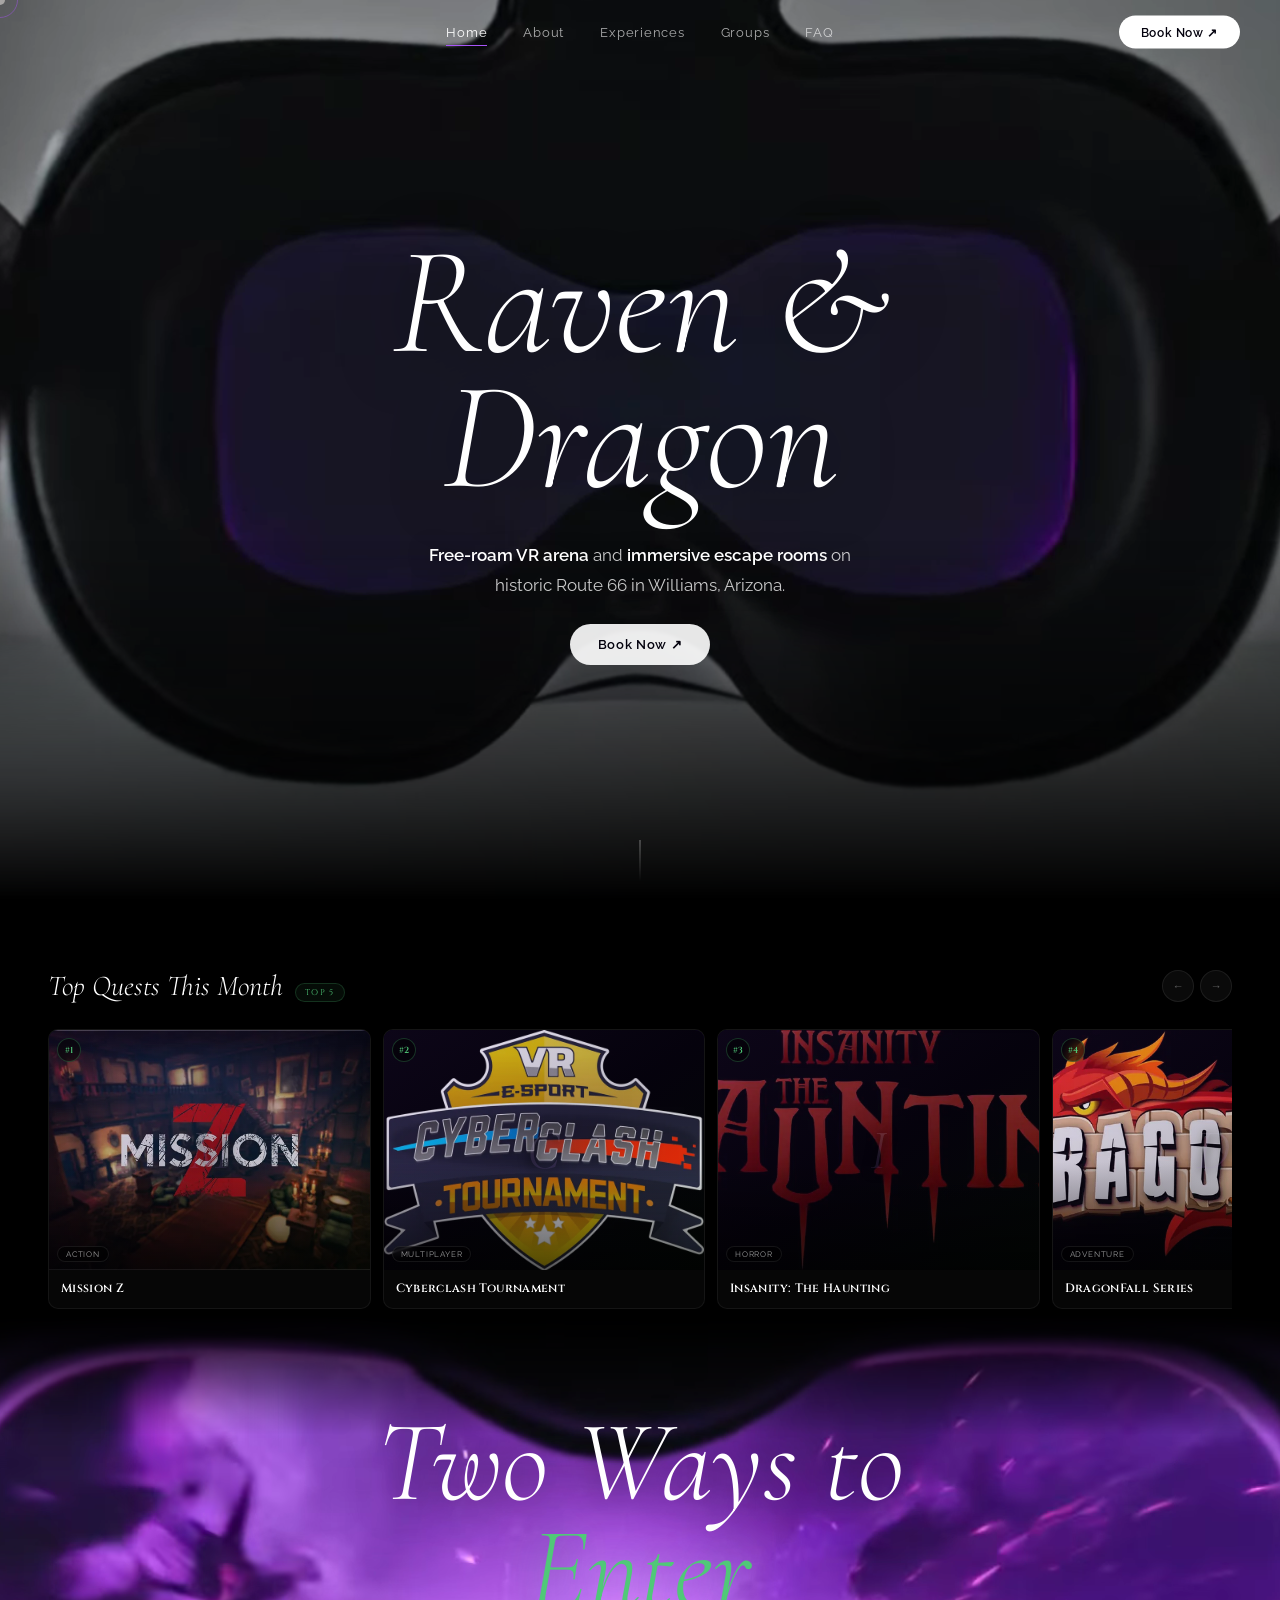
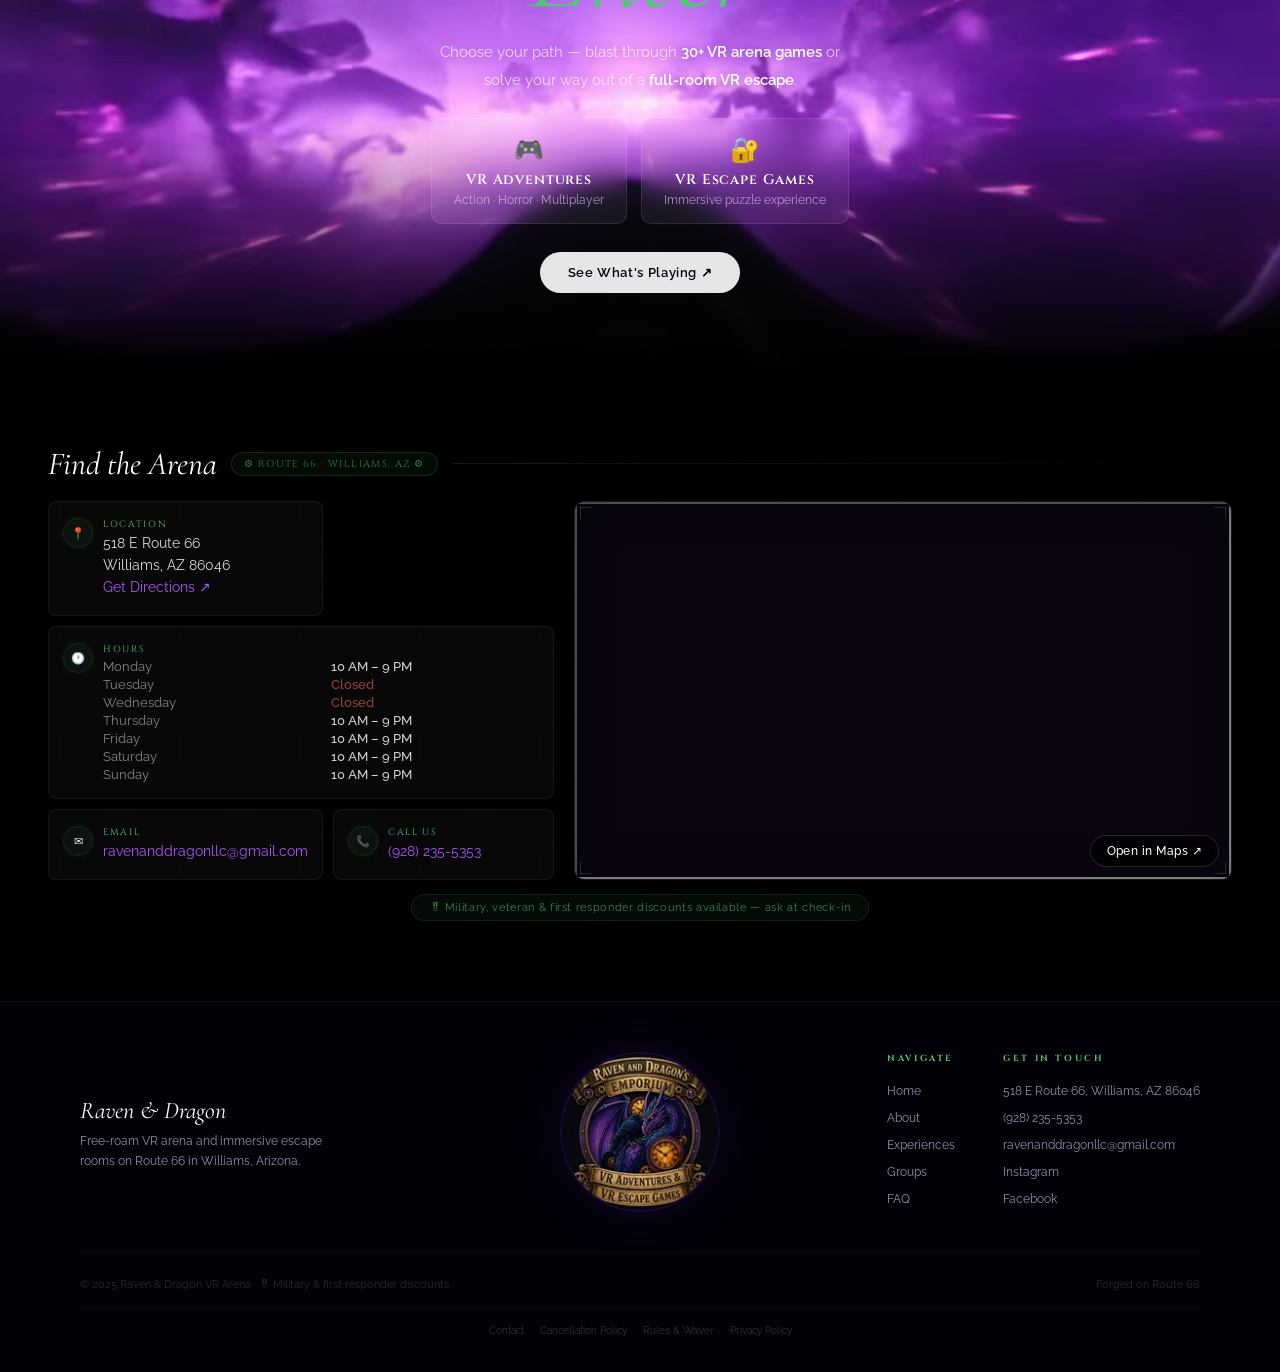
<file: index.html>
<!DOCTYPE html>
<html lang="en">
<head>
<meta charset="UTF-8">
<meta name="viewport" content="width=device-width, initial-scale=1.0">
<meta http-equiv="X-Content-Type-Options" content="nosniff">
<meta http-equiv="X-Frame-Options" content="SAMEORIGIN">
<meta name="referrer" content="strict-origin-when-cross-origin">
<title>Raven & Dragon — VR Arena & Escape Rooms on Route 66</title>
<link rel="preload" href="hero-bg-poster.jpg" as="image" fetchpriority="high">
<link rel="preconnect" href="https://fonts.googleapis.com">
<link rel="preconnect" href="https://fonts.gstatic.com" crossorigin>
<link rel="stylesheet" href="https://fonts.googleapis.com/css2?family=Cormorant+Garamond:ital,wght@0,300;0,400;0,600;1,300;1,400;1,600&family=Raleway:wght@300;400;500;600&family=Cinzel:wght@400;600&display=swap">
<link rel="stylesheet" href="styles.css">
<style>
/* ── HERO ── */
#hero{position:relative;width:100vw;height:100vh;overflow:hidden;display:flex;align-items:center;justify-content:center;}
.hero-video{position:absolute;inset:0;overflow:hidden;background:#000;}
.hero-video video{width:100%;height:100%;object-fit:cover;}
.hero-vig{position:absolute;inset:0;z-index:2;pointer-events:none;background:linear-gradient(to bottom,transparent 60%,#000 100%);}
.hero-ui{position:relative;z-index:10;display:flex;flex-direction:column;align-items:center;text-align:center;padding:0 28px;}
.hero-badge{display:inline-flex;align-items:center;gap:10px;background:rgba(255,255,255,.08);backdrop-filter:blur(16px);border:1px solid rgba(255,255,255,.14);border-radius:100px;padding:7px 16px 7px 10px;margin-bottom:32px;font-size:.75rem;letter-spacing:.05em;color:rgba(255,255,255,.82);animation:fadeUp 1s .3s both;}
.badge-pill{background:var(--green);color:#000;border-radius:100px;padding:2px 10px;font-size:.6rem;font-weight:700;letter-spacing:.08em;}
.hero-title{font-family:'Cormorant Garamond',serif;font-size:clamp(4rem,12vw,10.5rem);font-weight:300;font-style:italic;line-height:.88;color:#fff;margin-bottom:36px;animation:fadeUp 1s .5s both;text-shadow:0 2px 60px rgba(0,0,0,.5),0 0 120px rgba(124,58,237,.2);}
.hero-sub{font-size:clamp(.92rem,1.6vw,1.05rem);font-weight:400;line-height:1.75;color:rgba(255,255,255,.78);max-width:480px;margin-bottom:24px;animation:fadeUp 1s .7s both;text-shadow:0 1px 20px rgba(0,0,0,.6);}
.hero-sub strong{color:#fff;font-weight:600;}
.hero-btns{display:flex;gap:12px;align-items:center;flex-wrap:wrap;justify-content:center;animation:fadeUp 1s .9s both;}
.hero-strip{position:absolute;bottom:52px;left:50%;transform:translateX(-50%);z-index:10;display:flex;flex-direction:column;align-items:center;gap:12px;animation:fadeUp 1s 1.2s both;white-space:nowrap;}
.strip-label{font-size:.62rem;letter-spacing:.18em;text-transform:uppercase;color:rgba(255,255,255,.35);background:rgba(255,255,255,.06);border:1px solid rgba(255,255,255,.08);border-radius:100px;padding:4px 14px;}
.strip-names{display:flex;gap:28px;align-items:center;}
.strip-names span{font-family:'Cormorant Garamond',serif;font-size:1.05rem;font-weight:300;font-style:italic;color:rgba(255,255,255,.4);}
.strip-div{color:rgba(255,255,255,.12);}
.scroll-cue{position:absolute;bottom:18px;left:50%;transform:translateX(-50%);z-index:10;width:1px;height:42px;background:linear-gradient(to bottom,rgba(255,255,255,.45),transparent);animation:scPulse 2.2s ease-in-out infinite;}
@keyframes scPulse{0%,100%{opacity:.22;transform:scaleY(.7);}50%{opacity:1;transform:scaleY(1);}}
/* Discount badge */
.hero-discount{animation:fadeUp 1s 1s both;margin-top:14px;font-size:.68rem;letter-spacing:.08em;color:rgba(80,200,120,.7);display:flex;align-items:center;gap:6px;}

/* ── TOP 5 CAROUSEL ── */
#featured{padding:68px 0 0;background:#000;position:relative;overflow:hidden;}
#featured::after{content:'';position:absolute;inset:0;pointer-events:none;background:linear-gradient(to bottom,#000 0%,transparent 6%);}
.feat-head{display:flex;align-items:center;justify-content:space-between;max-width:1400px;margin:0 auto;padding:0 48px 22px;position:relative;z-index:1;}
.feat-head-left{display:flex;align-items:baseline;gap:12px;}
.feat-title{font-family:'Cormorant Garamond',serif;font-style:italic;font-size:clamp(1.3rem,2.5vw,1.8rem);font-weight:300;color:#fff;}
.feat-badge{font-size:.52rem;letter-spacing:.16em;text-transform:uppercase;color:var(--green);font-family:'Cinzel',serif;padding:3px 9px;border-radius:100px;border:1px solid rgba(80,200,120,.2);background:rgba(80,200,120,.06);}
.feat-arrows{display:flex;gap:6px;}
.feat-arrow{width:32px;height:32px;border-radius:50%;background:rgba(255,255,255,.04);border:1px solid rgba(255,255,255,.08);display:flex;align-items:center;justify-content:center;font-size:.7rem;color:rgba(255,255,255,.35);cursor:pointer;transition:all .3s;}
.feat-arrow:hover{border-color:rgba(80,200,120,.3);color:var(--green);}
.feat-track-wrap{position:relative;z-index:1;max-width:1400px;margin:0 auto;padding:0 48px;}
.feat-track{display:flex;gap:12px;overflow-x:auto;scroll-snap-type:x mandatory;scroll-behavior:smooth;-webkit-overflow-scrolling:touch;padding:4px 0;scrollbar-width:none;}
.feat-track::-webkit-scrollbar{display:none;}
.feat-card{flex:0 0 calc(28% - 9px);scroll-snap-align:start;border-radius:10px;overflow:hidden;background:rgba(255,255,255,.025);border:1px solid rgba(255,255,255,.06);transition:all .35s cubic-bezier(.16,1,.3,1);cursor:pointer;text-decoration:none;color:inherit;display:block;}
.feat-card:hover{transform:translateY(-5px);border-color:rgba(80,200,120,.25);box-shadow:0 16px 40px rgba(0,0,0,.5),0 0 30px rgba(80,200,120,.05);}
.feat-cover{width:100%;aspect-ratio:4/3;position:relative;overflow:hidden;background:linear-gradient(145deg,#0c0425,#1a0840,#0e0530);}
.feat-cover-inner{position:absolute;inset:0;display:flex;align-items:center;justify-content:center;background:linear-gradient(145deg,rgba(124,58,237,.1),rgba(20,8,50,.25),rgba(80,200,120,.04));}
.feat-letter{font-family:'Cormorant Garamond',serif;font-style:italic;font-size:3.5rem;font-weight:300;background:linear-gradient(180deg,rgba(255,255,255,.18),rgba(168,85,247,.12));-webkit-background-clip:text;-webkit-text-fill-color:transparent;user-select:none;}
.feat-cover::after{content:'';position:absolute;bottom:0;left:0;right:0;height:45%;background:linear-gradient(to top,rgba(0,0,0,.6),transparent);pointer-events:none;}
.feat-rank{position:absolute;top:8px;left:8px;z-index:2;width:24px;height:24px;border-radius:50%;background:rgba(0,0,0,.5);border:1px solid rgba(80,200,120,.25);backdrop-filter:blur(6px);display:flex;align-items:center;justify-content:center;font-family:'Cinzel',serif;font-size:.55rem;font-weight:600;color:var(--green);}
.feat-cat{position:absolute;bottom:8px;left:8px;z-index:2;font-family:'Raleway',sans-serif;font-size:.5rem;letter-spacing:.1em;text-transform:uppercase;padding:2px 8px;border-radius:100px;background:rgba(0,0,0,.45);border:1px solid rgba(255,255,255,.08);color:rgba(255,255,255,.6);backdrop-filter:blur(4px);}
.feat-info{padding:10px 12px 12px;}
.feat-name{font-family:'Cinzel',serif;font-size:.75rem;font-weight:600;letter-spacing:.03em;color:#fff;white-space:nowrap;overflow:hidden;text-overflow:ellipsis;}

/* ── CASTLE / EXPERIENCES TEASER ── */
#castle{position:relative;width:100vw;height:75vh;min-height:520px;overflow:hidden;display:flex;align-items:center;justify-content:center;}
.castle-video{position:absolute;inset:0;overflow:hidden;background:#000;}
.castle-video video{width:100%;height:100%;object-fit:cover;}
.castle-vig{position:absolute;inset:0;z-index:2;pointer-events:none;background:linear-gradient(to bottom,#000 0%,transparent 18%,transparent 62%,#000 100%);}
.story-ui{position:relative;z-index:10;display:flex;flex-direction:column;align-items:center;text-align:center;padding:0 32px;max-width:780px;opacity:0;transform:translateY(40px);transition:opacity 1.2s cubic-bezier(.16,1,.3,1),transform 1.2s cubic-bezier(.16,1,.3,1);}
.story-ui.in{opacity:1;transform:translateY(0);}
.story-title{font-family:'Cormorant Garamond',serif;font-size:clamp(3.2rem,9vw,7.5rem);font-weight:300;font-style:italic;line-height:.93;color:#fff;margin-bottom:16px;text-shadow:0 2px 40px rgba(0,0,0,.6);}
.fire-word{color:var(--fire);text-shadow:0 0 40px rgba(255,85,0,.45);}
.green-word{color:var(--green);text-shadow:0 0 40px rgba(80,200,120,.4);}
.story-body{font-size:.95rem;font-weight:400;line-height:1.8;color:rgba(255,255,255,.7);max-width:440px;margin-bottom:24px;text-shadow:0 1px 16px rgba(0,0,0,.5);}
.story-body strong{color:#fff;font-weight:600;}
/* Two-up boxes */
.story-duo{display:flex;gap:14px;margin-bottom:28px;flex-wrap:wrap;justify-content:center;}
.story-box{background:rgba(255,255,255,.06);backdrop-filter:blur(12px);border:1px solid rgba(255,255,255,.1);border-radius:10px;padding:16px 22px;text-align:center;min-width:160px;transition:border-color .3s;}
.story-box:hover{border-color:rgba(168,85,247,.3);}
.story-box-icon{font-size:1.5rem;margin-bottom:6px;display:block;}
.story-box-title{font-family:'Cinzel',serif;font-size:.88rem;font-weight:600;color:#fff;letter-spacing:.06em;margin-bottom:4px;}
.story-box-sub{font-size:.72rem;color:var(--dim);}

/* ── LOCATION ── */
#location{padding:56px 48px 80px;background:#000;position:relative;overflow:hidden;}
#location::before{content:'';position:absolute;inset:0;pointer-events:none;opacity:.02;background-image:url("data:image/svg+xml,%3Csvg xmlns='http://www.w3.org/2000/svg' width='120' height='120' viewBox='0 0 120 120'%3E%3Ccircle cx='60' cy='60' r='40' fill='none' stroke='%2350c878' stroke-width='1'/%3E%3Ccircle cx='60' cy='60' r='28' fill='none' stroke='%2350c878' stroke-width='.5'/%3E%3Cline x1='60' y1='18' x2='60' y2='0' stroke='%2350c878' stroke-width='1'/%3E%3Cline x1='60' y1='120' x2='60' y2='102' stroke='%2350c878' stroke-width='1'/%3E%3Cline x1='18' y1='60' x2='0' y2='60' stroke='%2350c878' stroke-width='1'/%3E%3Cline x1='120' y1='60' x2='102' y2='60' stroke='%2350c878' stroke-width='1'/%3E%3C/svg%3E");}
#location::after{content:'';position:absolute;inset:0;pointer-events:none;background:linear-gradient(to top,#000 0%,transparent 8%);}
.loc-head{max-width:1400px;margin:0 auto;padding:0 0 18px;display:flex;align-items:center;gap:14px;position:relative;z-index:1;}
.loc-head h3{font-family:'Cormorant Garamond',serif;font-style:italic;font-size:clamp(1.5rem,2.8vw,2rem);font-weight:400;color:#fff;white-space:nowrap;}
.loc-tag{font-size:.62rem;letter-spacing:.14em;text-transform:uppercase;color:rgba(80,200,120,.6);font-family:'Cinzel',serif;padding:4px 12px;border-radius:100px;border:1px solid rgba(80,200,120,.18);background:rgba(80,200,120,.05);white-space:nowrap;}
.loc-head::after{content:'';flex:1;height:1px;background:linear-gradient(to right,rgba(80,200,120,.15),transparent);}
.loc-layout{max-width:1400px;margin:0 auto;display:grid;grid-template-columns:1fr 1.3fr;gap:20px;align-items:stretch;position:relative;z-index:1;}
.loc-info{display:grid;grid-template-columns:1fr 1fr;gap:10px;align-content:start;}
.loc-card{background:rgba(255,255,255,.03);border:1px solid rgba(255,255,255,.06);border-radius:8px;padding:16px 14px;display:flex;gap:10px;align-items:flex-start;transition:border-color .3s;}
.loc-card:hover{border-color:rgba(80,200,120,.2);}
.loc-icon-wrap{width:30px;height:30px;flex-shrink:0;border-radius:50%;background:rgba(80,200,120,.06);border:1px solid rgba(80,200,120,.12);display:flex;align-items:center;justify-content:center;position:relative;}
.loc-icon-wrap::before{content:'';position:absolute;inset:-3px;border-radius:50%;border:1px dashed rgba(80,200,120,.08);}
.loc-icon{font-size:.7rem;}
.loc-label{font-family:'Cinzel',serif;font-size:.58rem;letter-spacing:.18em;text-transform:uppercase;color:var(--green);margin-bottom:3px;display:block;}
.loc-value{font-size:.88rem;font-weight:400;color:rgba(255,255,255,.85);line-height:1.55;}
.loc-value a{color:var(--purple-hi);text-decoration:none;transition:color .25s;}
.loc-value a:hover{color:#fff;}
.loc-hours-row{display:flex;justify-content:space-between;align-items:center;margin-top:1px;}
.loc-day{font-size:.82rem;color:rgba(255,255,255,.5);font-weight:400;}
.loc-time{font-size:.82rem;color:rgba(255,255,255,.82);font-weight:500;}
.loc-map-wrap{border-radius:10px;overflow:hidden;border:1px solid rgba(80,200,120,.12);position:relative;background:#0a0510;min-height:260px;}
.loc-map-wrap::before{content:'';position:absolute;inset:0;z-index:2;pointer-events:none;border-radius:10px;box-shadow:inset 0 0 40px rgba(0,0,0,.4);}
.loc-map-wrap iframe{width:100%;height:100%;min-height:260px;display:block;filter:saturate(.25) brightness(.65) contrast(1.1);transition:filter .5s;}
.loc-map-wrap:hover iframe{filter:saturate(.45) brightness(.78) contrast(1.05);}
.loc-corner{position:absolute;width:18px;height:18px;z-index:3;pointer-events:none;}
.loc-corner::before,.loc-corner::after{content:'';position:absolute;background:rgba(80,200,120,.22);}
.loc-corner-tl{top:5px;left:5px;}.loc-corner-tl::before{width:12px;height:1px;}.loc-corner-tl::after{width:1px;height:12px;}
.loc-corner-tr{top:5px;right:5px;}.loc-corner-tr::before{width:12px;height:1px;top:0;right:0;}.loc-corner-tr::after{width:1px;height:12px;top:0;right:0;}
.loc-corner-bl{bottom:5px;left:5px;}.loc-corner-bl::before{width:12px;height:1px;bottom:0;}.loc-corner-bl::after{width:1px;height:12px;bottom:0;}
.loc-corner-br{bottom:5px;right:5px;}.loc-corner-br::before{width:12px;height:1px;bottom:0;right:0;}.loc-corner-br::after{width:1px;height:12px;bottom:0;right:0;}
/* Military/first responder banner */
.discount-strip{max-width:1400px;margin:14px auto 0;padding:0;position:relative;z-index:1;display:flex;justify-content:center;}
.discount-badge{display:inline-flex;align-items:center;gap:8px;font-size:.68rem;letter-spacing:.06em;color:rgba(80,200,120,.65);background:rgba(80,200,120,.05);border:1px solid rgba(80,200,120,.12);border-radius:100px;padding:6px 18px;}

@media(max-width:900px){
  .feat-card{flex:0 0 calc(48% - 6px);}
  .feat-track-wrap,.feat-head{padding-left:20px;padding-right:20px;}
  #location{padding:36px 20px 60px;}
  .loc-layout{grid-template-columns:1fr;gap:14px;}
  .loc-info{grid-template-columns:1fr;}
  .loc-head{padding-left:0;padding-right:0;}
  #castle{height:auto;min-height:auto;padding:80px 0;}
  .story-duo{flex-direction:column;align-items:center;}
}
</style>
</head>
<body>
<div id="cur"></div>
<div id="curR"></div>

<nav id="nav">
  <ul class="nav-links">
    <li><a href="index.html" class="active">Home</a></li>
    <li><a href="about.html">About</a></li>
    <li><a href="booking.html">Experiences</a></li>
    <li><a href="groups.html">Groups</a></li>
    <li><a href="faq.html">FAQ</a></li>
  </ul>
  <a href="https://app.squareup.com/appointments/book/aukrz0no7ksr12/L2MJ57HQ86YXA/start" target="_blank" rel="noopener noreferrer" class="nav-pill">Book Now ↗</a>
  <button class="burger" id="burger"><span></span><span></span><span></span></button>
</nav>
<div class="mob-menu" id="mobMenu" style="display:none;">
  <a href="index.html" class="active">Home</a>
  <a href="about.html">About</a>
  <a href="booking.html">Experiences</a>
  <a href="groups.html">Groups</a>
  <a href="faq.html">FAQ</a>
  <a href="https://app.squareup.com/appointments/book/aukrz0no7ksr12/L2MJ57HQ86YXA/start" target="_blank" rel="noopener noreferrer" class="mob-cta">Book Now ↗</a>
  <div class="mob-menu-foot" style="display:none;">
    <a href="tel:+19282355353" style="color:rgba(255,255,255,.6);text-decoration:none;font-size:.85rem;">(928) 235-5353</a>
    <span style="color:rgba(255,255,255,.25);font-size:.78rem;">518 E Route 66 · Williams, AZ</span>
    <div style="display:flex;gap:16px;margin-top:8px;">
      <a href="https://www.instagram.com/ravenanddragonvr/" target="_blank" rel="noopener noreferrer" style="color:rgba(255,255,255,.45);text-decoration:none;font-size:.78rem;">Instagram</a>
      <a href="https://facebook.com/profile.php?id=61564699002867" target="_blank" rel="noopener noreferrer" style="color:rgba(255,255,255,.45);text-decoration:none;font-size:.78rem;">Facebook</a>
      <a href="mailto:ravenanddragonllc@gmail.com" style="color:rgba(255,255,255,.45);text-decoration:none;font-size:.78rem;">Email</a>
    </div>
  </div>
</div>

<!-- HERO -->
<section id="hero">
  <div class="hero-video">
    <video autoplay muted loop playsinline disablepictureinpicture poster="hero-bg-poster.jpg" preload="metadata">
      <source src="hero-bg.webm" type="video/webm">
      <source src="hero-bg.mp4" type="video/mp4">
    </video>
  </div>
  <div class="hero-vig"></div>
  <div class="hero-ui">
    <h1 class="hero-title">Raven &amp;<br>Dragon</h1>
    <p class="hero-sub"><strong>Free-roam VR arena</strong> and <strong>immersive escape rooms</strong> on historic Route 66 in Williams, Arizona.</p>
    <div class="hero-btns">
      <a href="https://app.squareup.com/appointments/book/aukrz0no7ksr12/L2MJ57HQ86YXA/start" target="_blank" rel="noopener noreferrer" class="btn-w">Book Now ↗</a>
    </div>
  </div>
  <div class="scroll-cue"></div>
</section>

<!-- TOP 5 CAROUSEL -->
<section id="featured">
  <div class="feat-head">
    <div class="feat-head-left">
      <h2 class="feat-title">Top Quests This Month</h2>
      <span class="feat-badge">Top 5</span>
    </div>
    <div class="feat-arrows">
      <button class="feat-arrow" id="featPrev">←</button>
      <button class="feat-arrow" id="featNext">→</button>
    </div>
  </div>
  <div class="feat-track-wrap">
    <div class="feat-track" id="featTrack"></div>
  </div>
</section>

<!-- EXPERIENCES TEASER -->
<section id="castle">
  <div class="castle-video">
    <video autoplay muted loop playsinline disablepictureinpicture poster="castle-bg-poster.jpg" preload="none">
      <source src="castle-bg.webm" type="video/webm">
      <source src="castle-bg.mp4" type="video/mp4">
    </video>
  </div>
  <div class="castle-vig"></div>
  <div class="story-ui" id="castleUI">
    <h2 class="story-title">Two Ways to<br><span class="green-word">Enter</span></h2>
    <p class="story-body">Choose your path — blast through <strong>30+ VR arena games</strong> or solve your way out of a <strong>full-room VR escape</strong>.</p>
    <div class="story-duo">
      <a href="booking.html" class="story-box" style="text-decoration:none;">
        <span class="story-box-icon">🎮</span>
        <div class="story-box-title">VR Adventures</div>
        <div class="story-box-sub">Action · Horror · Multiplayer</div>
      </a>
      <a href="booking.html?tab=escape" class="story-box" style="text-decoration:none;">
        <span class="story-box-icon">🔐</span>
        <div class="story-box-title">VR Escape Games</div>
        <div class="story-box-sub">Immersive puzzle experience</div>
      </a>
    </div>
    <a href="booking.html" class="btn-w">See What's Playing ↗</a>
  </div>
</section>

<!-- LOCATION -->
<section id="location">
  <div class="loc-head">
    <h3>Find the Arena</h3>
    <span class="loc-tag">⚙ Route 66 · Williams, AZ ⚙</span>
  </div>
  <div class="loc-layout">
    <div class="loc-info">
      <div class="loc-card reveal"><div class="loc-icon-wrap"><span class="loc-icon">📍</span></div><div><span class="loc-label">Location</span><div class="loc-value">518 E Route 66<br>Williams, AZ 86046<br><a href="https://maps.google.com/?q=518+E+Route+66+Williams+AZ+86046" target="_blank" rel="noopener noreferrer">Get Directions ↗</a></div></div></div>
      <div class="loc-card reveal d1" style="grid-column:1/-1;"><div class="loc-icon-wrap"><span class="loc-icon">🕐</span></div><div style="flex:1;"><span class="loc-label">Hours</span><div style="display:grid;grid-template-columns:1fr 1fr;gap:3px 20px;margin-top:4px;"><span class="loc-day">Monday</span><span class="loc-time">10 AM – 9 PM</span><span class="loc-day">Tuesday</span><span class="loc-time" style="color:rgba(255,100,100,.6);">Closed</span><span class="loc-day">Wednesday</span><span class="loc-time" style="color:rgba(255,100,100,.6);">Closed</span><span class="loc-day">Thursday</span><span class="loc-time">10 AM – 9 PM</span><span class="loc-day">Friday</span><span class="loc-time">10 AM – 9 PM</span><span class="loc-day">Saturday</span><span class="loc-time">10 AM – 9 PM</span><span class="loc-day">Sunday</span><span class="loc-time">10 AM – 9 PM</span></div></div></div>
      <div class="loc-card reveal d2"><div class="loc-icon-wrap"><span class="loc-icon">✉</span></div><div><span class="loc-label">Email</span><div class="loc-value"><a href="mailto:ravenanddragonllc@gmail.com">ravenanddragonllc@gmail.com</a></div></div></div>
      <div class="loc-card reveal d3"><div class="loc-icon-wrap"><span class="loc-icon">📞</span></div><div><span class="loc-label">Call Us</span><div class="loc-value"><a href="tel:+19282355353">(928) 235-5353</a></div></div></div>
    </div>
    <div class="loc-map-wrap reveal d1">
      <div class="loc-corner loc-corner-tl"></div><div class="loc-corner loc-corner-tr"></div>
      <div class="loc-corner loc-corner-bl"></div><div class="loc-corner loc-corner-br"></div>
      <iframe data-src="https://www.google.com/maps/embed?pb=!1m18!1m12!1m3!1d3262.5!2d-112.1858!3d35.2517!2m3!1f0!2f0!3f0!3m2!1i1024!2i768!4f13.1!3m3!1m2!1s0x8732199c4aa8ae31%3A0xfae3fa83bae1ed8e!2s518%20E%20Route%2066%2C%20Williams%2C%20AZ%2086046!5e0!3m2!1sen!2sus!4v1700000000000!5m2!1sen!2sus" allowfullscreen="" loading="lazy" title="Raven and Dragon Location" referrerpolicy="no-referrer-when-downgrade" sandbox="allow-scripts allow-same-origin allow-popups allow-popups-to-escape-sandbox"></iframe>
      <a href="https://maps.google.com/?q=518+E+Route+66+Williams+AZ+86046" target="_blank" rel="noopener noreferrer" style="position:absolute;bottom:12px;right:12px;z-index:5;padding:8px 16px;border-radius:100px;background:rgba(0,0,0,.7);backdrop-filter:blur(8px);color:#fff;text-decoration:none;font-size:.72rem;font-weight:500;letter-spacing:.04em;border:1px solid rgba(255,255,255,.15);transition:all .3s;">Open in Maps ↗</a>
    </div>
  </div>
  <div class="discount-strip"><span class="discount-badge">🎖 Military, veteran &amp; first responder discounts available — ask at check-in</span></div>
</section>

<!-- FOOTER -->
<footer>
  <div class="footer-main">
    <div class="footer-brand">
      <a href="index.html" class="footer-brand-name">Raven &amp; Dragon</a>
      <p>Free-roam VR arena and immersive escape rooms on Route 66 in Williams, Arizona.</p>
    </div>
    <div class="footer-logo-wrap">
      <picture><source srcset="logo.webp" type="image/webp"><img src="logo.png" alt="Raven &amp; Dragon" class="footer-logo" width="160" height="160" loading="lazy"></picture>
    </div>
    <div class="footer-nav">
      <div class="fcol"><h4>Navigate</h4><ul><li><a href="index.html">Home</a></li><li><a href="about.html">About</a></li><li><a href="booking.html">Experiences</a></li><li><a href="groups.html">Groups</a></li><li><a href="faq.html">FAQ</a></li></ul></div>
      <div class="fcol"><h4>Get in Touch</h4><ul><li><a href="https://maps.google.com/?q=518+E+Route+66+Williams+AZ+86046" target="_blank" rel="noopener noreferrer">518 E Route 66, Williams, AZ 86046</a></li><li><a href="tel:+19282355353">(928) 235-5353</a></li><li><a href="mailto:ravenanddragonllc@gmail.com">ravenanddragonllc@gmail.com</a></li><li><a href="https://www.instagram.com/ravenanddragonvr/" target="_blank" rel="noopener noreferrer">Instagram</a></li><li><a href="https://facebook.com/profile.php?id=61564699002867" target="_blank" rel="noopener noreferrer">Facebook</a></li></ul></div>
    </div>
  </div>
  <div class="footer-bot"><p>&copy; 2025 Raven &amp; Dragon VR Arena &middot; &#127894; Military &amp; first responder discounts</p><p>Forged on Route 66</p></div>

  <div style="margin-top:16px;padding-top:16px;border-top:1px solid rgba(255,255,255,.03);display:flex;justify-content:center;gap:16px;flex-wrap:wrap;">
    <a href="contact.html" style="font-size:.65rem;color:rgba(255,255,255,.2);text-decoration:none;">Contact</a>
    <a href="cancellation-policy.html" style="font-size:.65rem;color:rgba(255,255,255,.2);text-decoration:none;">Cancellation Policy</a>
    <a href="rules-and-waiver.html" style="font-size:.65rem;color:rgba(255,255,255,.2);text-decoration:none;">Rules & Waiver</a>
    <a href="privacy-policy.html" style="font-size:.65rem;color:rgba(255,255,255,.2);text-decoration:none;">Privacy Policy</a>
  </div>
</footer>

<script src="shared.js" defer></script>
<script>
/* TOP 5 */
const TOP5=[
  {name:"Mission Z",cat:"action",rank:1,img:"images/mission-z.webp"},
  {name:"Cyberclash Tournament",cat:"multiplayer",rank:2,img:"images/cyberclash-tournament.webp"},
  {name:"Insanity: The Haunting",cat:"horror",rank:3,img:"images/insanity.webp"},
  {name:"DragonFall Series",cat:"adventure",rank:4,img:"images/dragonfall.webp"},
  {name:"Mission Z 2",cat:"action",rank:5,img:"images/mission-z-2.webp"}
];
const ft=document.getElementById('featTrack');
ft.innerHTML=TOP5.map(g=>`
  <a href="booking.html" class="feat-card">
    <div class="feat-cover">${g.img?`<img src="${g.img}" alt="${g.name}" style="position:absolute;inset:0;width:100%;height:100%;object-fit:cover;">`:''}<div class="feat-cover-inner"><span class="feat-letter" ${g.img?'style="text-shadow:0 2px 12px rgba(0,0,0,.9);position:relative;z-index:1;"':''}>${g.name[0]}</span></div>
      <span class="feat-rank">#${g.rank}</span><span class="feat-cat">${g.cat}</span>
    </div>
    <div class="feat-info"><div class="feat-name">${g.name}</div></div>
  </a>`).join('');
document.getElementById('featPrev').addEventListener('click',()=>{const c=ft.querySelector('.feat-card');if(c)ft.scrollBy({left:-(c.offsetWidth+12),behavior:'smooth'});});
document.getElementById('featNext').addEventListener('click',()=>{const c=ft.querySelector('.feat-card');if(c)ft.scrollBy({left:c.offsetWidth+12,behavior:'smooth'});});
</script>
</body>
</html>
</file>
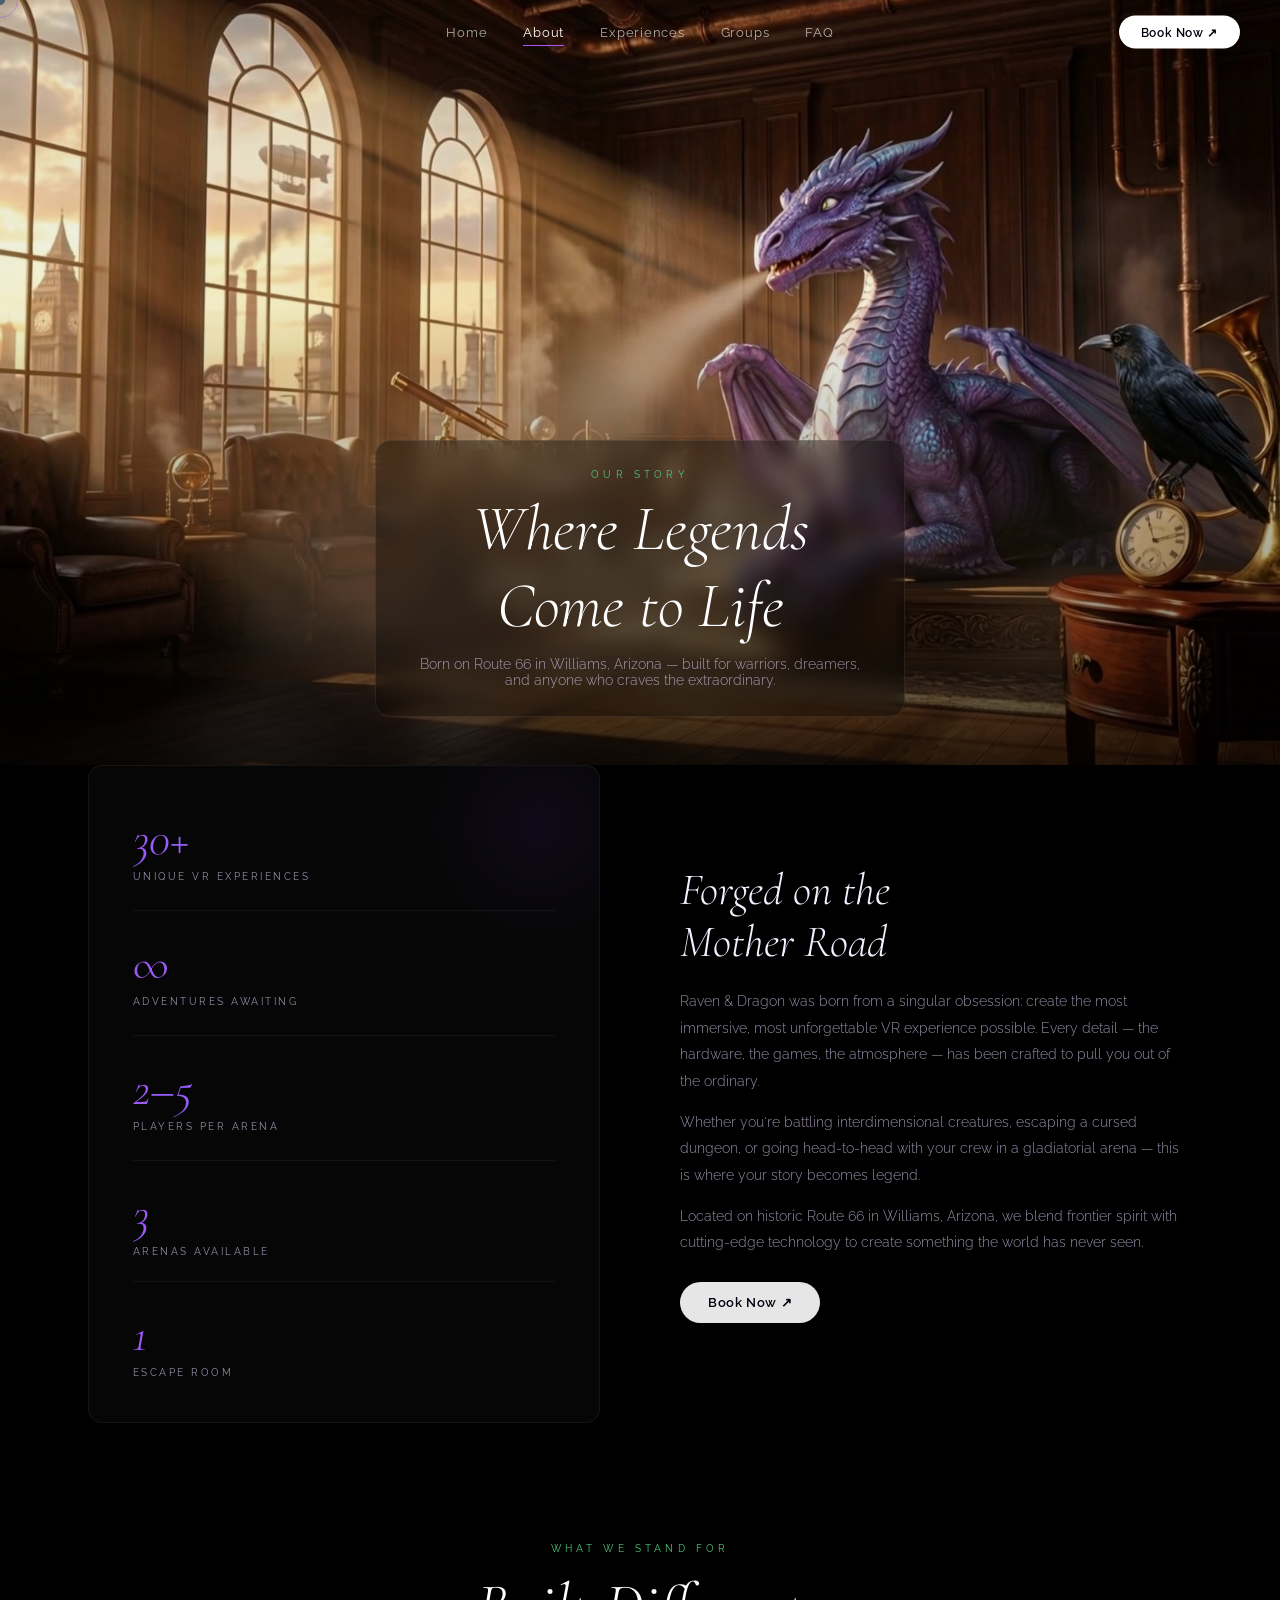
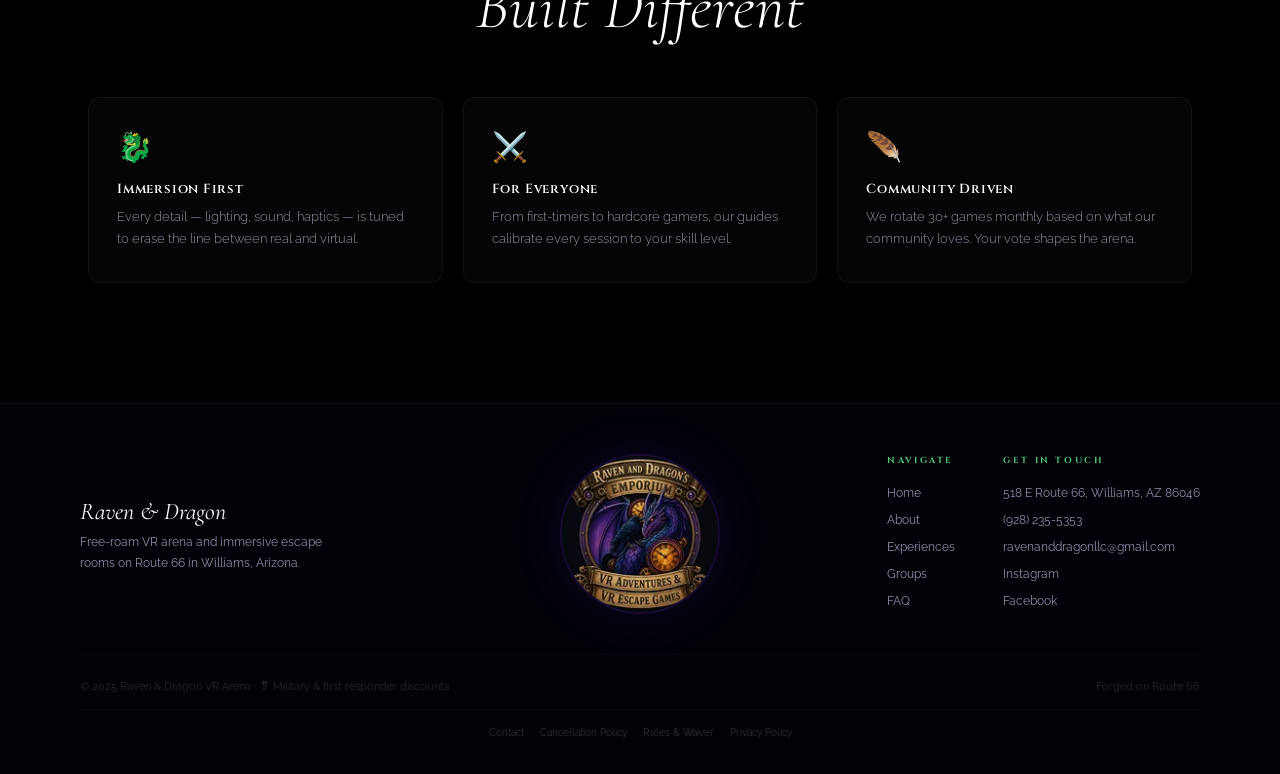
<file: about.html>
<!DOCTYPE html>
<html lang="en"><head><meta charset="UTF-8"><meta name="viewport" content="width=device-width,initial-scale=1.0">
<meta http-equiv="X-Content-Type-Options" content="nosniff">
<meta http-equiv="X-Frame-Options" content="SAMEORIGIN">
<meta name="referrer" content="strict-origin-when-cross-origin">
<title>About — Raven & Dragon</title><link rel="preconnect" href="https://fonts.googleapis.com">
<link rel="preconnect" href="https://fonts.gstatic.com" crossorigin>
<link rel="stylesheet" href="https://fonts.googleapis.com/css2?family=Cormorant+Garamond:ital,wght@0,300;0,400;0,600;1,300;1,400;1,600&family=Raleway:wght@300;400;500;600&family=Cinzel:wght@400;600&display=swap">
<link rel="stylesheet" href="styles.css">
<style>
.about-grid{max-width:1200px;margin:0 auto;display:grid;grid-template-columns:1fr 1fr;gap:80px;align-items:center;padding:0 48px 120px;}
.astat-card{background:rgba(255,255,255,.025);border:1px solid rgba(255,255,255,.06);border-radius:14px;padding:44px;backdrop-filter:blur(14px);position:relative;overflow:hidden;}
.astat-card::before{content:'';position:absolute;top:-60px;right:-60px;width:240px;height:240px;border-radius:50%;background:radial-gradient(circle,rgba(124,58,237,.08),transparent 70%);pointer-events:none;}
.astat{margin-bottom:28px;}.astat:last-child{margin-bottom:0;}
.astat-n{font-family:'Cormorant Garamond',serif;font-style:italic;font-size:3rem;font-weight:300;background:linear-gradient(135deg,var(--purple-hi),var(--blue));-webkit-background-clip:text;-webkit-text-fill-color:transparent;}
.astat-l{font-size:.65rem;letter-spacing:.24em;text-transform:uppercase;color:var(--dim);margin-top:2px;}
.astat-div{height:1px;background:rgba(255,255,255,.05);margin:24px 0;}
.about-copy h2{font-family:'Cormorant Garamond',serif;font-style:italic;font-size:clamp(1.8rem,3.5vw,2.8rem);font-weight:300;line-height:1.15;margin-bottom:20px;}
.about-copy p{font-size:.9rem;font-weight:300;line-height:1.85;color:var(--dim);margin-bottom:14px;}

/* Values section */
.values{max-width:1200px;margin:0 auto;padding:0 48px 120px;}
.values-grid{display:grid;grid-template-columns:repeat(3,1fr);gap:20px;}
.val-card{background:rgba(255,255,255,.02);border:1px solid rgba(255,255,255,.05);border-radius:12px;padding:32px 28px;transition:all .35s;}
.val-card:hover{border-color:rgba(168,85,247,.2);transform:translateY(-4px);}
.val-icon{font-size:1.8rem;margin-bottom:16px;display:block;}
.val-title{font-family:'Cinzel',serif;font-size:.82rem;font-weight:600;letter-spacing:.06em;margin-bottom:8px;color:#fff;}
.val-desc{font-size:.8rem;color:var(--dim);line-height:1.7;font-weight:300;}

@media(max-width:900px){
  .about-grid{grid-template-columns:1fr;padding:0 24px 80px;gap:40px;}
  .values{padding:0 24px 80px;}.values-grid{grid-template-columns:1fr;}
}
</style></head><body>
<div id="cur"></div><div id="curR"></div>
<nav id="nav">
  <ul class="nav-links"><li><a href="index.html">Home</a></li><li><a href="about.html" class="active">About</a></li><li><a href="booking.html">Experiences</a></li><li><a href="groups.html">Groups</a></li><li><a href="faq.html">FAQ</a></li></ul>
  <a href="https://app.squareup.com/appointments/book/aukrz0no7ksr12/L2MJ57HQ86YXA/start" target="_blank" rel="noopener noreferrer" class="nav-pill">Book Now ↗</a>
  <button class="burger" id="burger"><span></span><span></span><span></span></button>
</nav>
<div class="mob-menu" id="mobMenu" style="display:none;"><a href="index.html">Home</a><a href="about.html" class="active">About</a><a href="booking.html">Experiences</a><a href="groups.html">Groups</a><a href="faq.html">FAQ</a>
  <a href="https://app.squareup.com/appointments/book/aukrz0no7ksr12/L2MJ57HQ86YXA/start" target="_blank" rel="noopener noreferrer" class="mob-cta">Book Now ↗</a><div class="mob-menu-foot" style="display:none;">
    <a href="tel:+19282355353" style="color:rgba(255,255,255,.6);text-decoration:none;font-size:.85rem;">(928) 235-5353</a>
    <span style="color:rgba(255,255,255,.25);font-size:.78rem;">518 E Route 66 · Williams, AZ</span>
    <div style="display:flex;gap:16px;margin-top:8px;">
      <a href="https://www.instagram.com/ravenanddragonvr/" target="_blank" rel="noopener noreferrer" style="color:rgba(255,255,255,.45);text-decoration:none;font-size:.78rem;">Instagram</a>
      <a href="https://facebook.com/profile.php?id=61564699002867" target="_blank" rel="noopener noreferrer" style="color:rgba(255,255,255,.45);text-decoration:none;font-size:.78rem;">Facebook</a>
      <a href="mailto:ravenanddragonllc@gmail.com" style="color:rgba(255,255,255,.45);text-decoration:none;font-size:.78rem;">Email</a>
    </div>
  </div></div>

<div style="position:relative;overflow:hidden;min-height:85vh;display:flex;align-items:flex-end;justify-content:center;padding:120px 48px 48px;">
  <video autoplay muted loop playsinline disablepictureinpicture poster="about-bg-poster.jpg" preload="metadata" style="position:absolute;inset:0;width:100%;height:100%;object-fit:cover;object-position:center center;z-index:0;"><source src="about-bg.mp4" type="video/mp4"></video>
  <div style="position:absolute;inset:0;background:linear-gradient(to bottom,rgba(0,0,0,.1) 0%,rgba(0,0,0,.05) 40%,rgba(0,0,0,.4) 80%,rgba(0,0,0,.8) 100%);z-index:1;"></div>
  <div style="position:relative;z-index:2;text-align:center;max-width:700px;">
    <div style="display:inline-block;background:rgba(0,0,0,.35);backdrop-filter:blur(10px);border:1px solid rgba(255,255,255,.08);border-radius:16px;padding:28px 44px;">
      <span class="eyebrow reveal" style="margin-bottom:10px;">Our Story</span>
      <h1 class="sec-title reveal d1">Where Legends<br>Come to Life</h1>
      <p class="sec-sub reveal d2" style="margin-bottom:0;">Born on Route 66 in Williams, Arizona — built for warriors, dreamers, and anyone who craves the extraordinary.</p>
    </div>
  </div>
</div>

<div class="about-grid">
  <div class="astat-card reveal">
    <div class="astat"><div class="astat-n">30+</div><div class="astat-l">Unique VR Experiences</div></div><div class="astat-div"></div>
    <div class="astat"><div class="astat-n">∞</div><div class="astat-l">Adventures Awaiting</div></div><div class="astat-div"></div>
    <div class="astat"><div class="astat-n">2–5</div><div class="astat-l">Players Per Arena</div></div><div class="astat-div"></div>
    <div class="astat" style="margin-bottom:0"><div class="astat-n">3</div><div class="astat-l">Arenas Available</div></div>
    <div class="astat-div"></div>
    <div class="astat" style="margin-bottom:0"><div class="astat-n">1</div><div class="astat-l">Escape Room</div></div>
  </div>
  <div class="about-copy">
    <h2 class="reveal">Forged on the<br>Mother Road</h2>
    <p class="reveal d1">Raven & Dragon was born from a singular obsession: create the most immersive, most unforgettable VR experience possible. Every detail — the hardware, the games, the atmosphere — has been crafted to pull you out of the ordinary.</p>
    <p class="reveal d2">Whether you're battling interdimensional creatures, escaping a cursed dungeon, or going head-to-head with your crew in a gladiatorial arena — this is where your story becomes legend.</p>
    <p class="reveal d3">Located on historic Route 66 in Williams, Arizona, we blend frontier spirit with cutting-edge technology to create something the world has never seen.</p>
    <a href="https://app.squareup.com/appointments/book/aukrz0no7ksr12/L2MJ57HQ86YXA/start" target="_blank" rel="noopener noreferrer" class="btn-w reveal d4" style="margin-top:12px;">Book Now ↗</a>
  </div>
</div>

<div class="values">
  <div class="sec-head reveal"><span class="eyebrow">What We Stand For</span><h2 class="sec-title">Built Different</h2></div>
  <div class="values-grid">
    <div class="val-card reveal"><span class="val-icon">🐉</span><div class="val-title">Immersion First</div><div class="val-desc">Every detail — lighting, sound, haptics — is tuned to erase the line between real and virtual.</div></div>
    <div class="val-card reveal d1"><span class="val-icon">⚔️</span><div class="val-title">For Everyone</div><div class="val-desc">From first-timers to hardcore gamers, our guides calibrate every session to your skill level.</div></div>
    <div class="val-card reveal d2"><span class="val-icon">🪶</span><div class="val-title">Community Driven</div><div class="val-desc">We rotate 30+ games monthly based on what our community loves. Your vote shapes the arena.</div></div>
  </div>
</div>

<footer>
  <div class="footer-main">
    <div class="footer-brand">
      <a href="index.html" class="footer-brand-name">Raven &amp; Dragon</a>
      <p>Free-roam VR arena and immersive escape rooms on Route 66 in Williams, Arizona.</p>
    </div>
    <div class="footer-logo-wrap">
      <picture><source srcset="logo.webp" type="image/webp"><img src="logo.png" alt="Raven &amp; Dragon" class="footer-logo" width="160" height="160" loading="lazy"></picture>
    </div>
    <div class="footer-nav">
      <div class="fcol"><h4>Navigate</h4><ul><li><a href="index.html">Home</a></li><li><a href="about.html">About</a></li><li><a href="booking.html">Experiences</a></li><li><a href="groups.html">Groups</a></li><li><a href="faq.html">FAQ</a></li></ul></div>
      <div class="fcol"><h4>Get in Touch</h4><ul><li><a href="https://maps.google.com/?q=518+E+Route+66+Williams+AZ+86046" target="_blank" rel="noopener noreferrer">518 E Route 66, Williams, AZ 86046</a></li><li><a href="tel:+19282355353">(928) 235-5353</a></li><li><a href="mailto:ravenanddragonllc@gmail.com">ravenanddragonllc@gmail.com</a></li><li><a href="https://www.instagram.com/ravenanddragonvr/" target="_blank" rel="noopener noreferrer">Instagram</a></li><li><a href="https://facebook.com/profile.php?id=61564699002867" target="_blank" rel="noopener noreferrer">Facebook</a></li></ul></div>
    </div>
  </div>
  <div class="footer-bot"><p>&copy; 2025 Raven &amp; Dragon VR Arena &middot; &#127894; Military &amp; first responder discounts</p><p>Forged on Route 66</p></div>

  <div style="margin-top:16px;padding-top:16px;border-top:1px solid rgba(255,255,255,.03);display:flex;justify-content:center;gap:16px;flex-wrap:wrap;">
    <a href="contact.html" style="font-size:.65rem;color:rgba(255,255,255,.2);text-decoration:none;">Contact</a>
    <a href="cancellation-policy.html" style="font-size:.65rem;color:rgba(255,255,255,.2);text-decoration:none;">Cancellation Policy</a>
    <a href="rules-and-waiver.html" style="font-size:.65rem;color:rgba(255,255,255,.2);text-decoration:none;">Rules & Waiver</a>
    <a href="privacy-policy.html" style="font-size:.65rem;color:rgba(255,255,255,.2);text-decoration:none;">Privacy Policy</a>
  </div>
</footer>
<script src="shared.js" defer></script>
</body></html>
</file>
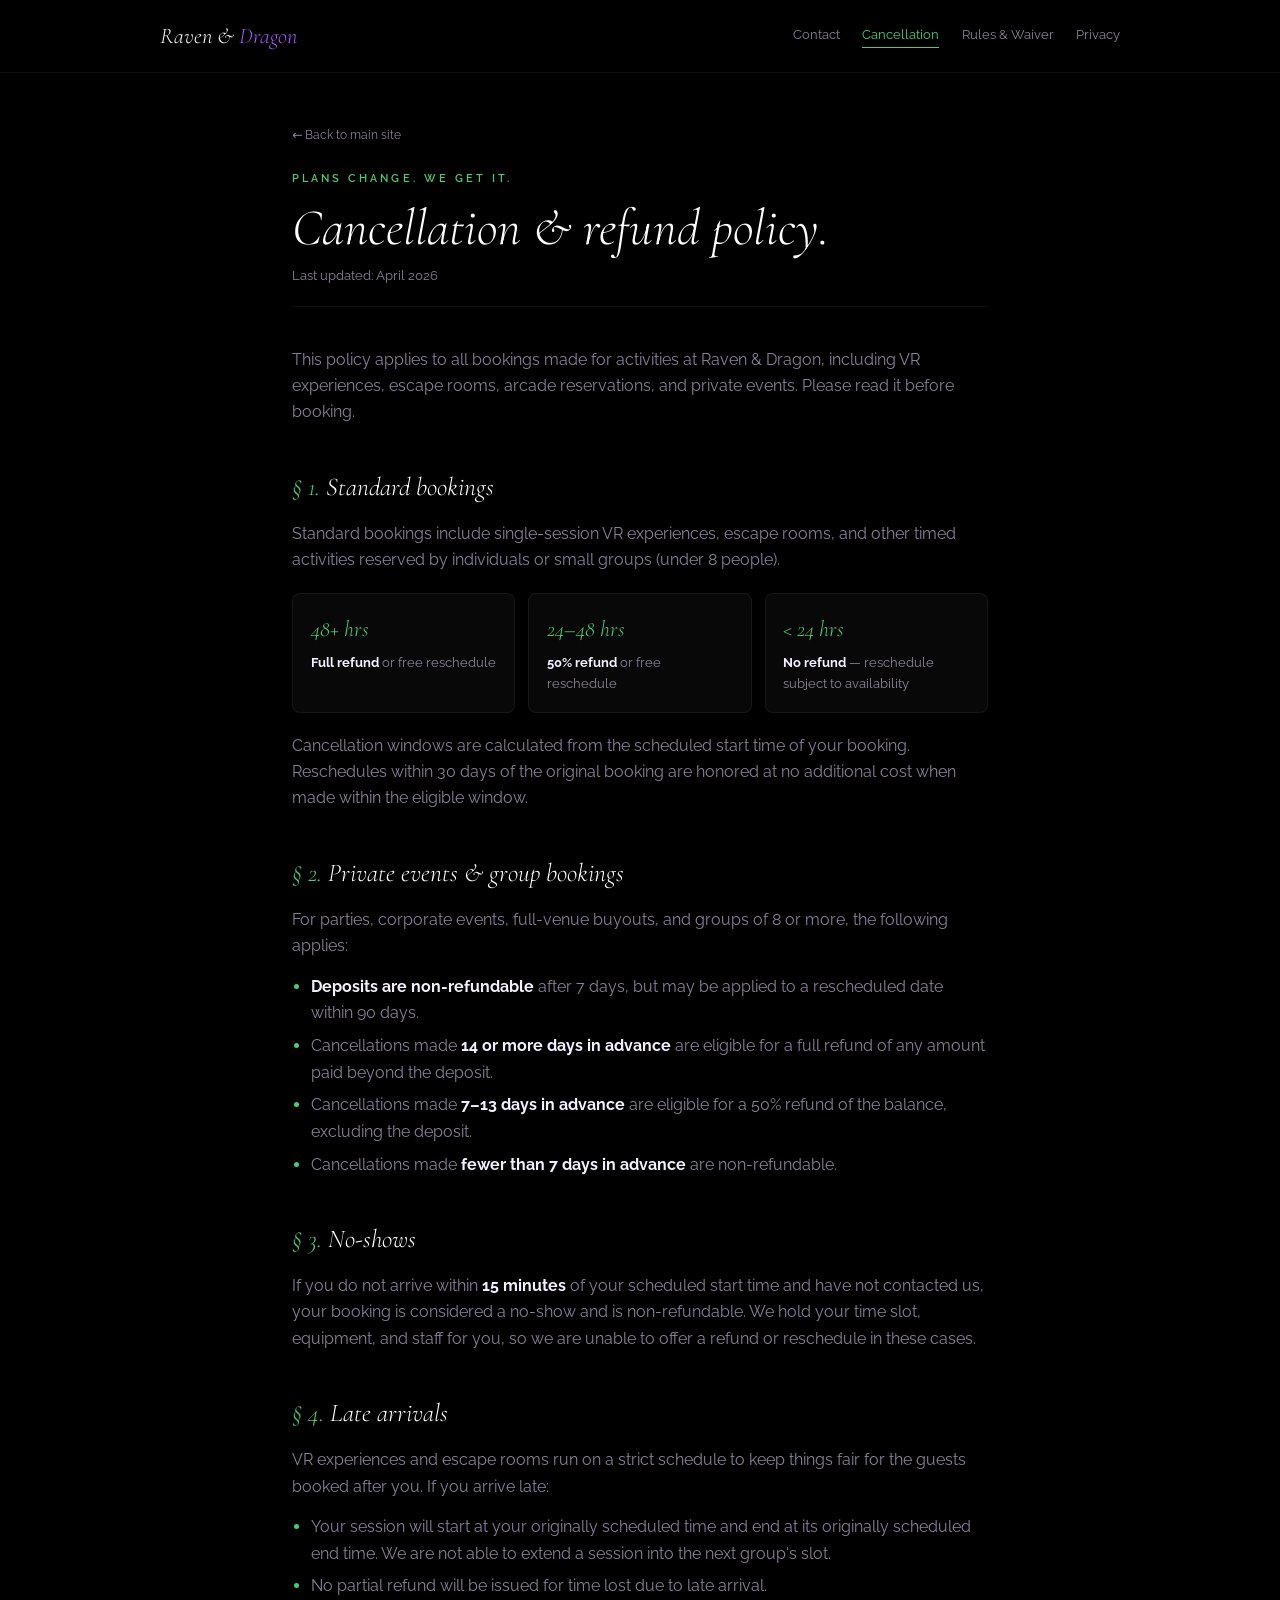
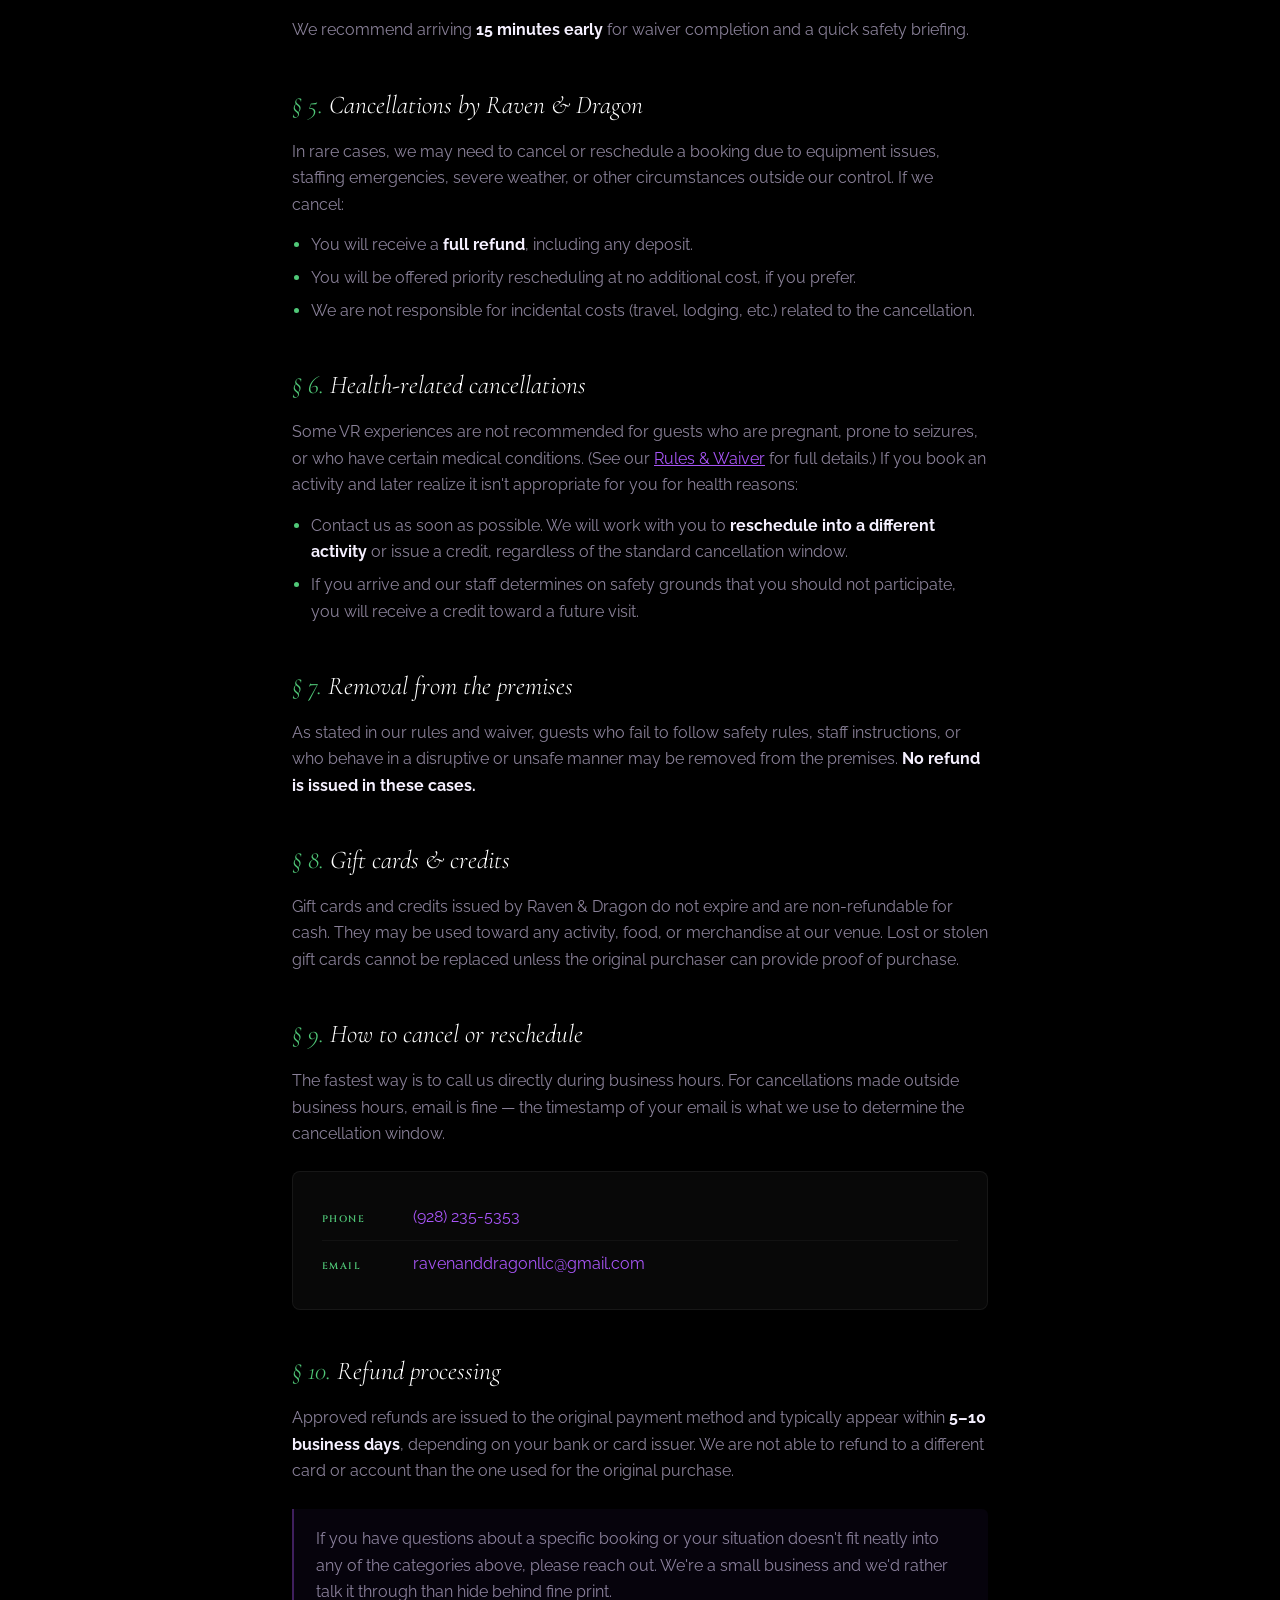
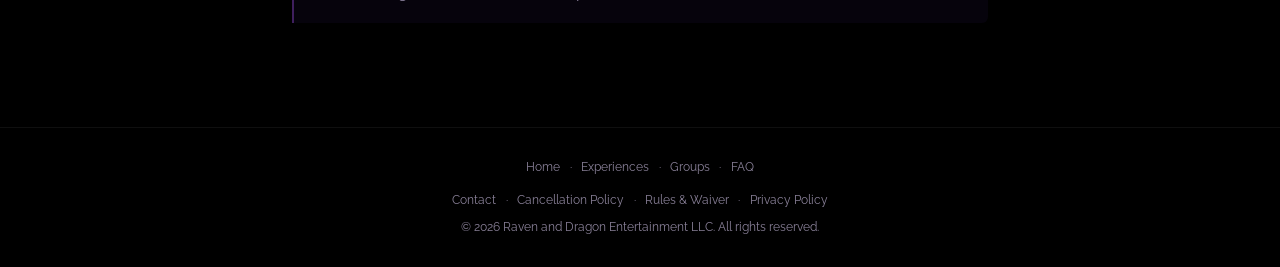
<file: cancellation-policy.html>
<!DOCTYPE html>
<html lang="en">
<head>
<meta charset="UTF-8">
<meta name="viewport" content="width=device-width, initial-scale=1.0">
<meta http-equiv="X-Content-Type-Options" content="nosniff">
<meta http-equiv="X-Frame-Options" content="SAMEORIGIN">
<meta name="referrer" content="strict-origin-when-cross-origin">
<title>Cancellation &amp; Refund Policy — Raven & Dragon</title>
<link rel="stylesheet" href="legal.css">
</head>
<body>

<header class="site-header">
  <div class="site-header-inner">
    <a href="index.html" class="brand">Raven & <span class="brand-mark">Dragon</span></a>
    <nav class="nav">
      <a href="contact.html">Contact</a>
      <a href="cancellation-policy.html" class="active">Cancellation</a>
      <a href="rules-and-waiver.html">Rules &amp; Waiver</a>
      <a href="privacy-policy.html">Privacy</a>
    </nav>
  </div>
</header>

<main class="page">
  <a href="index.html" class="back-link">← Back to main site</a>
  <div class="eyebrow">Plans change. We get it.</div>
  <h1>Cancellation &amp; refund policy.</h1>
  <p class="last-updated">Last updated: April 2026</p>

  <p>This policy applies to all bookings made for activities at Raven & Dragon, including VR experiences, escape rooms, arcade reservations, and private events. Please read it before booking.</p>

  <h2><span class="num">§ 1.</span>Standard bookings</h2>
  <p>Standard bookings include single-session VR experiences, escape rooms, and other timed activities reserved by individuals or small groups (under 8 people).</p>

  <div class="refund-grid">
    <div class="refund-tier">
      <div class="window">48+ hrs</div>
      <div class="outcome"><strong>Full refund</strong> or free reschedule</div>
    </div>
    <div class="refund-tier">
      <div class="window">24–48 hrs</div>
      <div class="outcome"><strong>50% refund</strong> or free reschedule</div>
    </div>
    <div class="refund-tier">
      <div class="window">&lt; 24 hrs</div>
      <div class="outcome"><strong>No refund</strong> — reschedule subject to availability</div>
    </div>
  </div>

  <p>Cancellation windows are calculated from the scheduled start time of your booking. Reschedules within 30 days of the original booking are honored at no additional cost when made within the eligible window.</p>

  <h2><span class="num">§ 2.</span>Private events &amp; group bookings</h2>
  <p>For parties, corporate events, full-venue buyouts, and groups of 8 or more, the following applies:</p>
  <ul>
    <li><strong>Deposits are non-refundable</strong> after 7 days, but may be applied to a rescheduled date within 90 days.</li>
    <li>Cancellations made <strong>14 or more days in advance</strong> are eligible for a full refund of any amount paid beyond the deposit.</li>
    <li>Cancellations made <strong>7–13 days in advance</strong> are eligible for a 50% refund of the balance, excluding the deposit.</li>
    <li>Cancellations made <strong>fewer than 7 days in advance</strong> are non-refundable.</li>
  </ul>

  <h2><span class="num">§ 3.</span>No-shows</h2>
  <p>If you do not arrive within <strong>15 minutes</strong> of your scheduled start time and have not contacted us, your booking is considered a no-show and is non-refundable. We hold your time slot, equipment, and staff for you, so we are unable to offer a refund or reschedule in these cases.</p>

  <h2><span class="num">§ 4.</span>Late arrivals</h2>
  <p>VR experiences and escape rooms run on a strict schedule to keep things fair for the guests booked after you. If you arrive late:</p>
  <ul>
    <li>Your session will start at your originally scheduled time and end at its originally scheduled end time. We are not able to extend a session into the next group's slot.</li>
    <li>No partial refund will be issued for time lost due to late arrival.</li>
  </ul>
  <p>We recommend arriving <strong>15 minutes early</strong> for waiver completion and a quick safety briefing.</p>

  <h2><span class="num">§ 5.</span>Cancellations by Raven & Dragon</h2>
  <p>In rare cases, we may need to cancel or reschedule a booking due to equipment issues, staffing emergencies, severe weather, or other circumstances outside our control. If we cancel:</p>
  <ul>
    <li>You will receive a <strong>full refund</strong>, including any deposit.</li>
    <li>You will be offered priority rescheduling at no additional cost, if you prefer.</li>
    <li>We are not responsible for incidental costs (travel, lodging, etc.) related to the cancellation.</li>
  </ul>

  <h2><span class="num">§ 6.</span>Health-related cancellations</h2>
  <p>Some VR experiences are not recommended for guests who are pregnant, prone to seizures, or who have certain medical conditions. (See our <a href="rules-and-waiver.html">Rules &amp; Waiver</a> for full details.) If you book an activity and later realize it isn't appropriate for you for health reasons:</p>
  <ul>
    <li>Contact us as soon as possible. We will work with you to <strong>reschedule into a different activity</strong> or issue a credit, regardless of the standard cancellation window.</li>
    <li>If you arrive and our staff determines on safety grounds that you should not participate, you will receive a credit toward a future visit.</li>
  </ul>

  <h2><span class="num">§ 7.</span>Removal from the premises</h2>
  <p>As stated in our rules and waiver, guests who fail to follow safety rules, staff instructions, or who behave in a disruptive or unsafe manner may be removed from the premises. <strong>No refund is issued in these cases.</strong></p>

  <h2><span class="num">§ 8.</span>Gift cards &amp; credits</h2>
  <p>Gift cards and credits issued by Raven & Dragon do not expire and are non-refundable for cash. They may be used toward any activity, food, or merchandise at our venue. Lost or stolen gift cards cannot be replaced unless the original purchaser can provide proof of purchase.</p>

  <h2><span class="num">§ 9.</span>How to cancel or reschedule</h2>
  <p>The fastest way is to call us directly during business hours. For cancellations made outside business hours, email is fine — the timestamp of your email is what we use to determine the cancellation window.</p>

  <div class="contact-card">
    <div class="contact-row">
      <span class="contact-label">Phone</span>
      <span class="contact-value"><a href="tel:+19282355353">(928) 235-5353</a></span>
    </div>
    <div class="contact-row">
      <span class="contact-label">Email</span>
      <span class="contact-value"><a href="mailto:ravenanddragonllc@gmail.com">ravenanddragonllc@gmail.com</a></span>
    </div>
  </div>

  <h2><span class="num">§ 10.</span>Refund processing</h2>
  <p>Approved refunds are issued to the original payment method and typically appear within <strong>5–10 business days</strong>, depending on your bank or card issuer. We are not able to refund to a different card or account than the one used for the original purchase.</p>

  <div class="callout">
    <p>If you have questions about a specific booking or your situation doesn't fit neatly into any of the categories above, please reach out. We're a small business and we'd rather talk it through than hide behind fine print.</p>
  </div>
</main>

<footer class="site-footer">
  <div class="links" style="margin-bottom:.8rem;">
    <a href="index.html">Home</a> ·
    <a href="booking.html">Experiences</a> ·
    <a href="groups.html">Groups</a> ·
    <a href="faq.html">FAQ</a>
  </div>
  <div class="links">
    <a href="contact.html">Contact</a> ·
    <a href="cancellation-policy.html">Cancellation Policy</a> ·
    <a href="rules-and-waiver.html">Rules &amp; Waiver</a> ·
    <a href="privacy-policy.html">Privacy Policy</a>
  </div>
  <div>© <span id="y"></span> Raven and Dragon Entertainment LLC. All rights reserved.</div>
</footer>

<script>document.getElementById('y').textContent = new Date().getFullYear();</script>
</body>
</html>
</file>
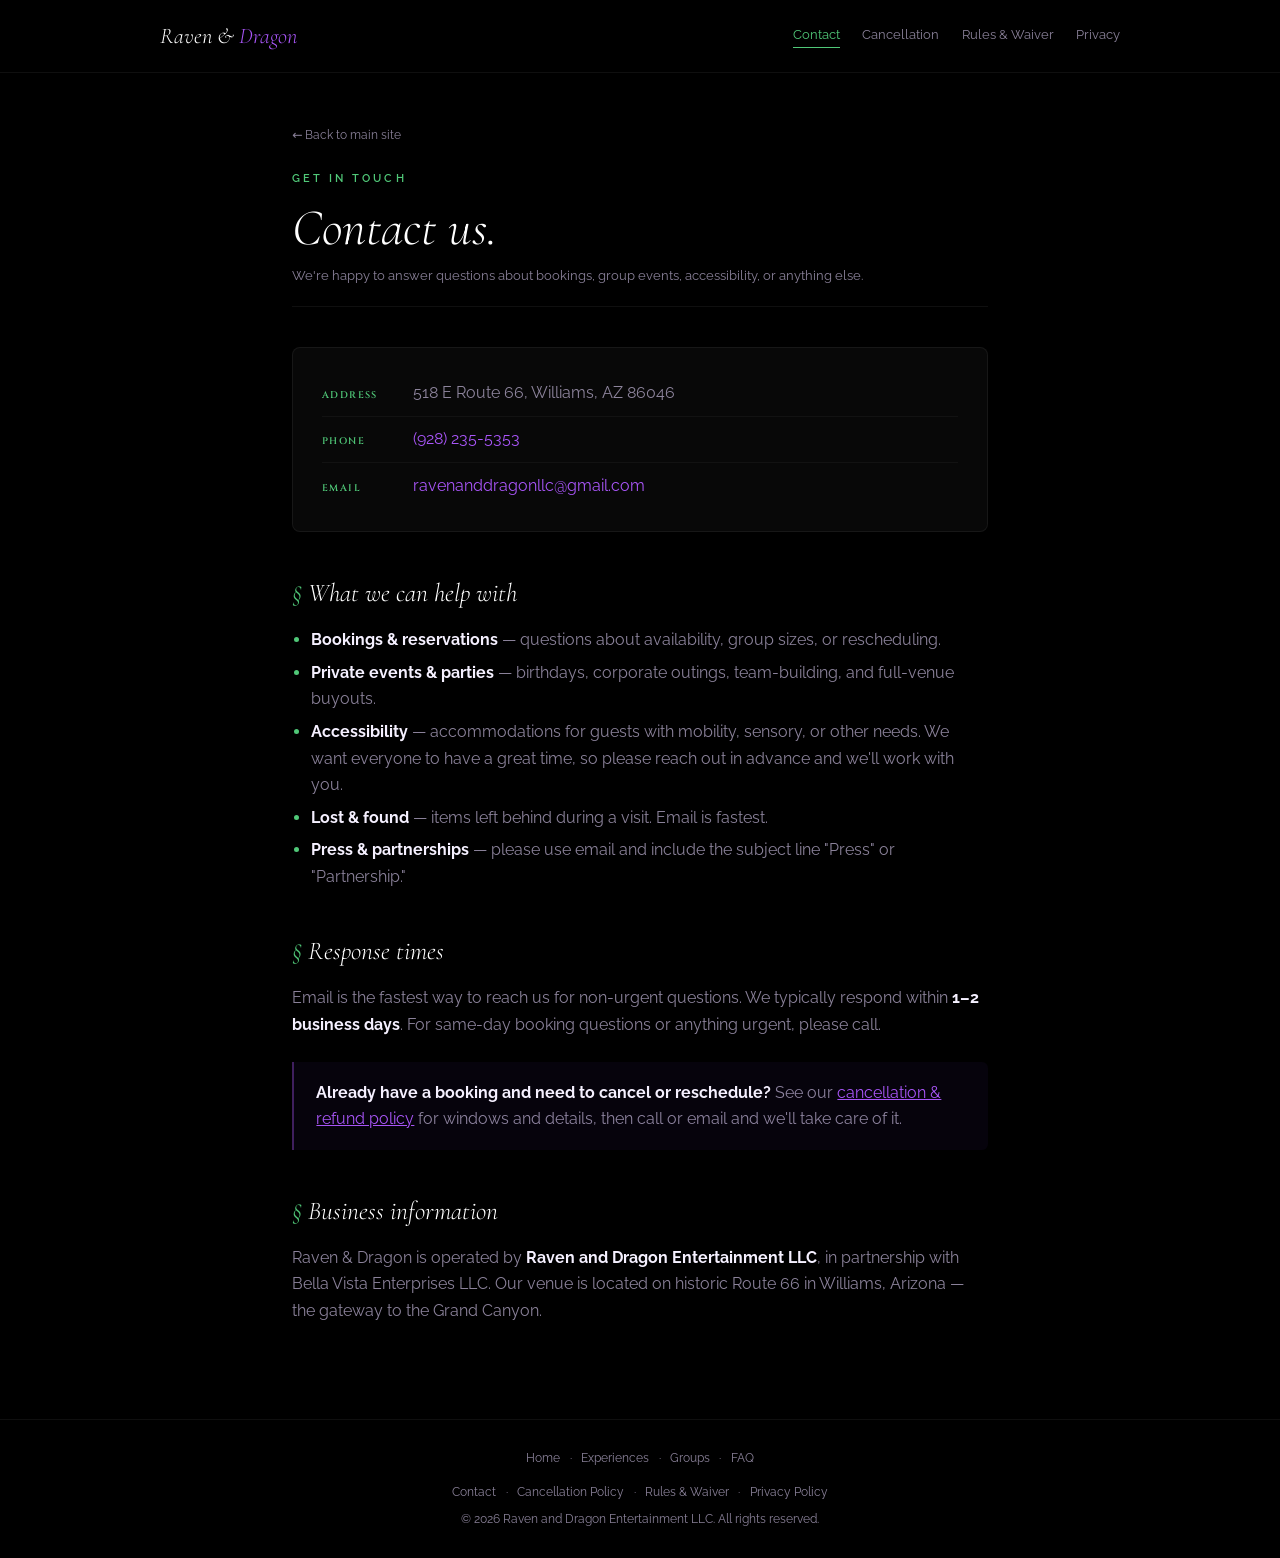
<file: contact.html>
<!DOCTYPE html>
<html lang="en">
<head>
<meta charset="UTF-8">
<meta name="viewport" content="width=device-width, initial-scale=1.0">
<meta http-equiv="X-Content-Type-Options" content="nosniff">
<meta http-equiv="X-Frame-Options" content="SAMEORIGIN">
<meta name="referrer" content="strict-origin-when-cross-origin">
<title>Contact — Raven & Dragon</title>
<link rel="stylesheet" href="legal.css">
</head>
<body>

<header class="site-header">
  <div class="site-header-inner">
    <a href="index.html" class="brand">Raven & <span class="brand-mark">Dragon</span></a>
    <nav class="nav">
      <a href="contact.html" class="active">Contact</a>
      <a href="cancellation-policy.html">Cancellation</a>
      <a href="rules-and-waiver.html">Rules &amp; Waiver</a>
      <a href="privacy-policy.html">Privacy</a>
    </nav>
  </div>
</header>

<main class="page">
  <a href="index.html" class="back-link">← Back to main site</a>
  <div class="eyebrow">Get in touch</div>
  <h1>Contact us.</h1>
  <p class="last-updated">We're happy to answer questions about bookings, group events, accessibility, or anything else.</p>

  <div class="contact-card">
    <div class="contact-row">
      <span class="contact-label">Address</span>
      <span class="contact-value">518 E Route 66, Williams, AZ 86046</span>
    </div>
    <div class="contact-row">
      <span class="contact-label">Phone</span>
      <span class="contact-value"><a href="tel:+19282355353">(928) 235-5353</a></span>
    </div>
    <div class="contact-row">
      <span class="contact-label">Email</span>
      <span class="contact-value"><a href="mailto:ravenanddragonllc@gmail.com">ravenanddragonllc@gmail.com</a></span>
    </div>
  </div>

  <h2><span class="num">§</span>What we can help with</h2>
  <ul>
    <li><strong>Bookings &amp; reservations</strong> — questions about availability, group sizes, or rescheduling.</li>
    <li><strong>Private events &amp; parties</strong> — birthdays, corporate outings, team-building, and full-venue buyouts.</li>
    <li><strong>Accessibility</strong> — accommodations for guests with mobility, sensory, or other needs. We want everyone to have a great time, so please reach out in advance and we'll work with you.</li>
    <li><strong>Lost &amp; found</strong> — items left behind during a visit. Email is fastest.</li>
    <li><strong>Press &amp; partnerships</strong> — please use email and include the subject line "Press" or "Partnership."</li>
  </ul>

  <h2><span class="num">§</span>Response times</h2>
  <p>Email is the fastest way to reach us for non-urgent questions. We typically respond within <strong>1–2 business days</strong>. For same-day booking questions or anything urgent, please call.</p>

  <div class="callout">
    <p><strong>Already have a booking and need to cancel or reschedule?</strong> See our <a href="cancellation-policy.html">cancellation &amp; refund policy</a> for windows and details, then call or email and we'll take care of it.</p>
  </div>

  <h2><span class="num">§</span>Business information</h2>
  <p>Raven & Dragon is operated by <strong>Raven and Dragon Entertainment LLC</strong>, in partnership with Bella Vista Enterprises LLC. Our venue is located on historic Route 66 in Williams, Arizona — the gateway to the Grand Canyon.</p>
</main>

<footer class="site-footer">
  <div class="links" style="margin-bottom:.8rem;">
    <a href="index.html">Home</a> ·
    <a href="booking.html">Experiences</a> ·
    <a href="groups.html">Groups</a> ·
    <a href="faq.html">FAQ</a>
  </div>
  <div class="links">
    <a href="contact.html">Contact</a> ·
    <a href="cancellation-policy.html">Cancellation Policy</a> ·
    <a href="rules-and-waiver.html">Rules &amp; Waiver</a> ·
    <a href="privacy-policy.html">Privacy Policy</a>
  </div>
  <div>© <span id="y"></span> Raven and Dragon Entertainment LLC. All rights reserved.</div>
</footer>

<script>document.getElementById('y').textContent = new Date().getFullYear();</script>
</body>
</html>
</file>
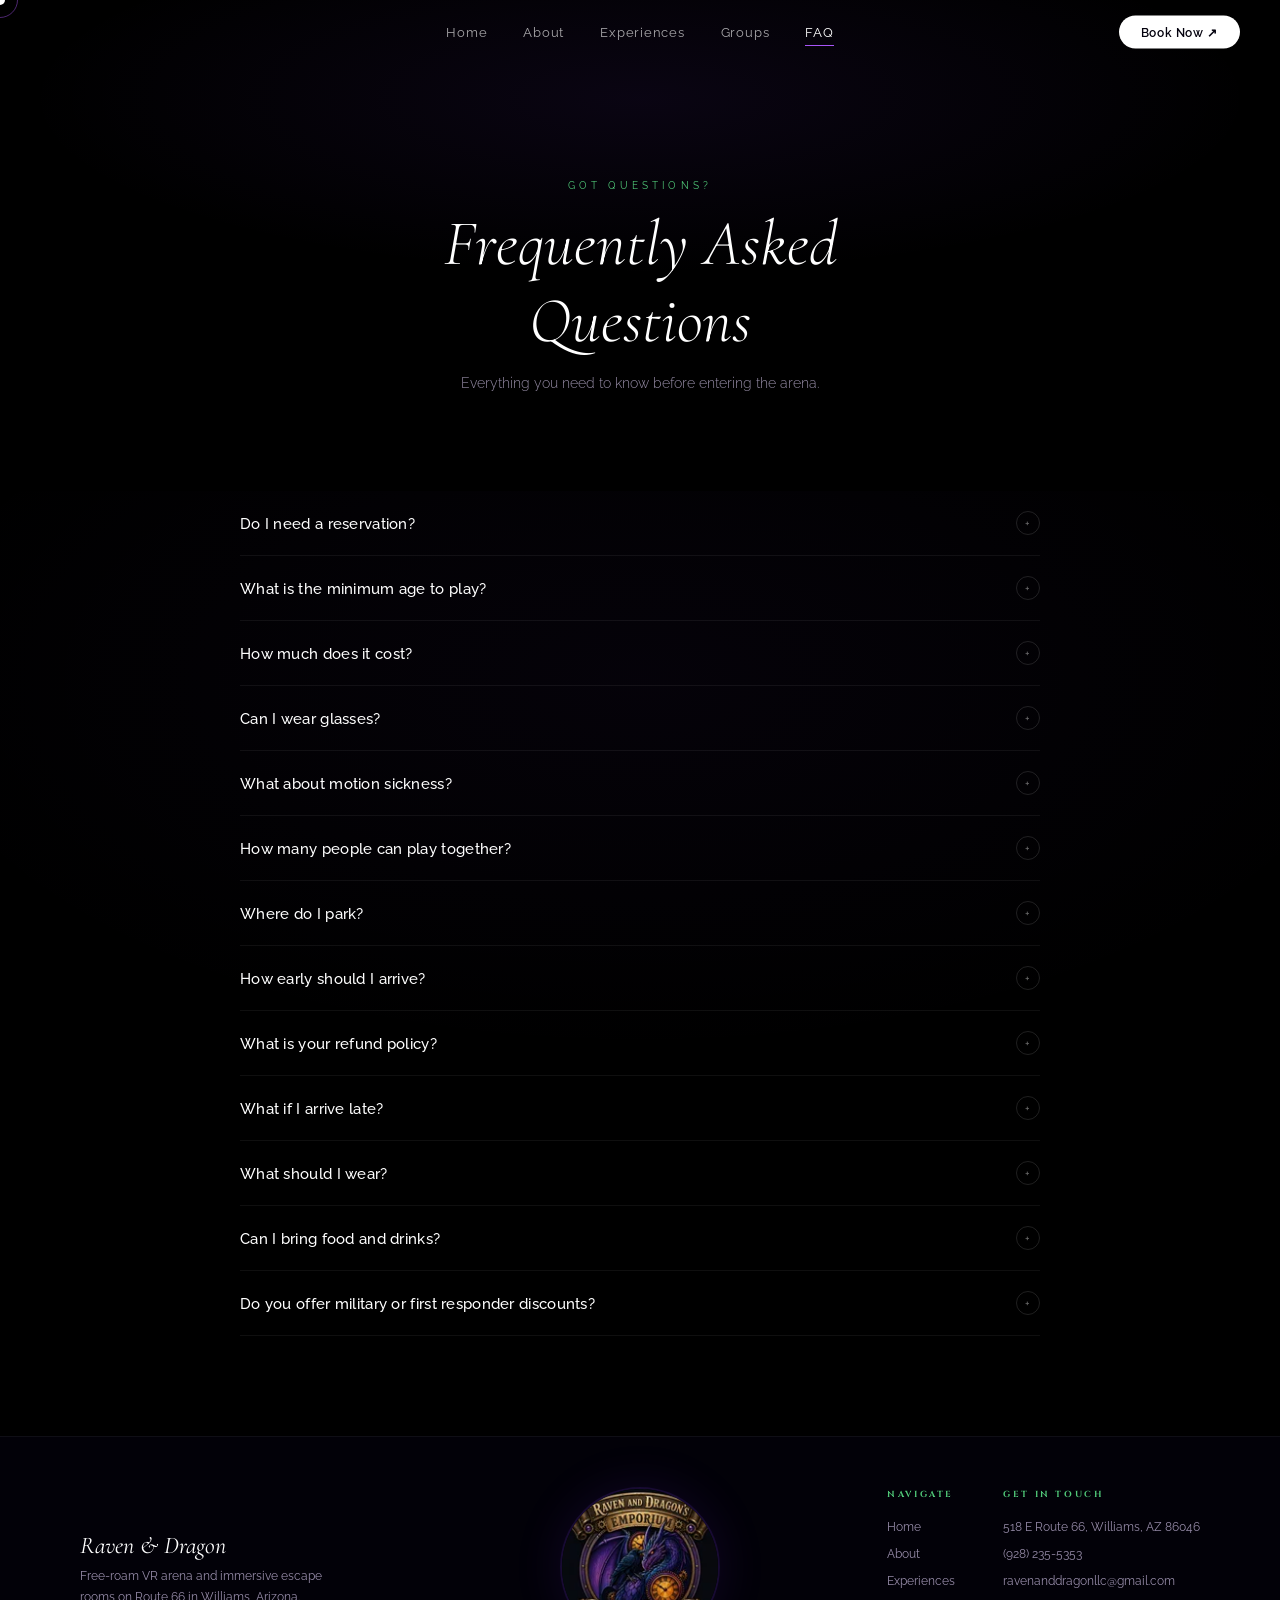
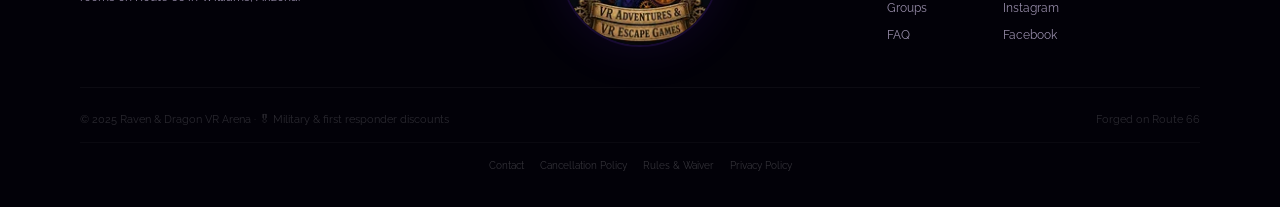
<file: faq.html>
<!DOCTYPE html>
<html lang="en"><head><meta charset="UTF-8"><meta name="viewport" content="width=device-width,initial-scale=1.0">
<meta http-equiv="X-Content-Type-Options" content="nosniff">
<meta http-equiv="X-Frame-Options" content="SAMEORIGIN">
<meta name="referrer" content="strict-origin-when-cross-origin">
<title>FAQ — Raven & Dragon</title><link rel="preconnect" href="https://fonts.googleapis.com">
<link rel="preconnect" href="https://fonts.gstatic.com" crossorigin>
<link rel="stylesheet" href="https://fonts.googleapis.com/css2?family=Cormorant+Garamond:ital,wght@0,300;0,400;0,600;1,300;1,400;1,600&family=Raleway:wght@300;400;500;600&family=Cinzel:wght@400;600&display=swap">
<link rel="stylesheet" href="styles.css">
<style>
#faq{padding:0 48px 100px;background:#000;position:relative;}
#faq::before{content:'';position:absolute;inset:0;pointer-events:none;background:radial-gradient(ellipse 60% 40% at 50% 20%,rgba(124,58,237,.04),transparent);}
.faq-grid{max-width:800px;margin:0 auto;position:relative;z-index:1;}
.faq-item{border-bottom:1px solid rgba(255,255,255,.06);overflow:hidden;}
.faq-q{width:100%;background:none;border:none;color:#fff;padding:20px 0;display:flex;justify-content:space-between;align-items:center;cursor:pointer;text-align:left;font-family:'Raleway',sans-serif;font-size:.92rem;font-weight:500;letter-spacing:.02em;transition:color .3s;}
.faq-q:hover{color:var(--green);}
.faq-q .faq-icon{width:24px;height:24px;border-radius:50%;border:1px solid rgba(255,255,255,.12);display:flex;align-items:center;justify-content:center;font-size:.7rem;color:rgba(255,255,255,.4);transition:all .3s;flex-shrink:0;}
.faq-item.open .faq-q .faq-icon{transform:rotate(45deg);border-color:var(--green);color:var(--green);}
.faq-a{max-height:0;overflow:hidden;transition:max-height .4s cubic-bezier(.16,1,.3,1),padding .4s;}
.faq-item.open .faq-a{max-height:500px;padding-bottom:22px;}
.faq-a-inner{font-size:.86rem;color:var(--dim);line-height:1.85;font-weight:300;}
.faq-a-inner strong{color:rgba(255,255,255,.85);font-weight:500;}
.faq-pricing{margin:12px 0;padding:16px 20px;background:rgba(255,255,255,.025);border:1px solid rgba(255,255,255,.05);border-radius:8px;}
.faq-pricing h4{font-family:'Cinzel',serif;font-size:.65rem;letter-spacing:.15em;text-transform:uppercase;color:var(--green);margin-bottom:8px;}
.faq-price-row{display:flex;justify-content:space-between;padding:4px 0;font-size:.82rem;color:var(--dim);}
.faq-price-row span:last-child{color:rgba(255,255,255,.78);font-weight:500;}
@media(max-width:900px){#faq{padding:0 20px 80px;}}
</style></head><body>
<div id="cur"></div><div id="curR"></div>
<nav id="nav"><ul class="nav-links"><li><a href="index.html">Home</a></li><li><a href="about.html">About</a></li><li><a href="booking.html">Experiences</a></li><li><a href="groups.html">Groups</a></li><li><a href="faq.html" class="active">FAQ</a></li></ul><a href="https://app.squareup.com/appointments/book/aukrz0no7ksr12/L2MJ57HQ86YXA/start" target="_blank" rel="noopener noreferrer" class="nav-pill">Book Now ↗</a><button class="burger" id="burger"><span></span><span></span><span></span></button></nav>
<div class="mob-menu" id="mobMenu" style="display:none;"><a href="index.html">Home</a><a href="about.html">About</a><a href="booking.html">Experiences</a><a href="groups.html">Groups</a><a href="faq.html" class="active">FAQ</a><a href="https://app.squareup.com/appointments/book/aukrz0no7ksr12/L2MJ57HQ86YXA/start" target="_blank" rel="noopener noreferrer" class="mob-cta">Book Now ↗</a><div class="mob-menu-foot" style="display:none;">
    <a href="tel:+19282355353" style="color:rgba(255,255,255,.6);text-decoration:none;font-size:.85rem;">(928) 235-5353</a>
    <span style="color:rgba(255,255,255,.25);font-size:.78rem;">518 E Route 66 · Williams, AZ</span>
    <div style="display:flex;gap:16px;margin-top:8px;">
      <a href="https://www.instagram.com/ravenanddragonvr/" target="_blank" rel="noopener noreferrer" style="color:rgba(255,255,255,.45);text-decoration:none;font-size:.78rem;">Instagram</a>
      <a href="https://facebook.com/profile.php?id=61564699002867" target="_blank" rel="noopener noreferrer" style="color:rgba(255,255,255,.45);text-decoration:none;font-size:.78rem;">Facebook</a>
      <a href="mailto:ravenanddragonllc@gmail.com" style="color:rgba(255,255,255,.45);text-decoration:none;font-size:.78rem;">Email</a>
    </div>
  </div></div>

<div class="page-hero">
  <span class="eyebrow reveal">Got Questions?</span>
  <h1 class="sec-title reveal d1">Frequently Asked<br>Questions</h1>
  <p class="sec-sub reveal d2">Everything you need to know before entering the arena.</p>
</div>

<section id="faq">
  <div class="faq-grid" id="faqGrid"></div>
</section>

<footer>
  <div class="footer-main">
    <div class="footer-brand">
      <a href="index.html" class="footer-brand-name">Raven &amp; Dragon</a>
      <p>Free-roam VR arena and immersive escape rooms on Route 66 in Williams, Arizona.</p>
    </div>
    <div class="footer-logo-wrap">
      <picture><source srcset="logo.webp" type="image/webp"><img src="logo.png" alt="Raven &amp; Dragon" class="footer-logo" width="160" height="160" loading="lazy"></picture>
    </div>
    <div class="footer-nav">
      <div class="fcol"><h4>Navigate</h4><ul><li><a href="index.html">Home</a></li><li><a href="about.html">About</a></li><li><a href="booking.html">Experiences</a></li><li><a href="groups.html">Groups</a></li><li><a href="faq.html">FAQ</a></li></ul></div>
      <div class="fcol"><h4>Get in Touch</h4><ul><li><a href="https://maps.google.com/?q=518+E+Route+66+Williams+AZ+86046" target="_blank" rel="noopener noreferrer">518 E Route 66, Williams, AZ 86046</a></li><li><a href="tel:+19282355353">(928) 235-5353</a></li><li><a href="mailto:ravenanddragonllc@gmail.com">ravenanddragonllc@gmail.com</a></li><li><a href="https://www.instagram.com/ravenanddragonvr/" target="_blank" rel="noopener noreferrer">Instagram</a></li><li><a href="https://facebook.com/profile.php?id=61564699002867" target="_blank" rel="noopener noreferrer">Facebook</a></li></ul></div>
    </div>
  </div>
  <div class="footer-bot"><p>&copy; 2025 Raven &amp; Dragon VR Arena &middot; &#127894; Military &amp; first responder discounts</p><p>Forged on Route 66</p></div>

  <div style="margin-top:16px;padding-top:16px;border-top:1px solid rgba(255,255,255,.03);display:flex;justify-content:center;gap:16px;flex-wrap:wrap;">
    <a href="contact.html" style="font-size:.65rem;color:rgba(255,255,255,.2);text-decoration:none;">Contact</a>
    <a href="cancellation-policy.html" style="font-size:.65rem;color:rgba(255,255,255,.2);text-decoration:none;">Cancellation Policy</a>
    <a href="rules-and-waiver.html" style="font-size:.65rem;color:rgba(255,255,255,.2);text-decoration:none;">Rules & Waiver</a>
    <a href="privacy-policy.html" style="font-size:.65rem;color:rgba(255,255,255,.2);text-decoration:none;">Privacy Policy</a>
  </div>
</footer>

<script src="shared.js" defer></script>
<script>
const FAQS=[
  {q:"Do I need a reservation?",a:"Reservations aren't required but are strongly recommended, especially on weekends. We have limited headsets per session — booking ahead guarantees your spot."},
  {q:"What is the minimum age to play?",a:"All players must be <strong>12 years or older</strong>. Those under 12 will require a legal guardian to sign a waiver. The minimum height is <strong>4 feet</strong>. This experience is best suited for older kids, teens, and adults."},
  {q:"How much does it cost?",a:`Pricing is per group (not per person). Prices do not include taxes and fees.<div class="faq-pricing"><h4>VR Adventure Games</h4><div class="faq-price-row"><span>30 min — 2 players</span><span>$100</span></div><div class="faq-price-row"><span>30 min — 3-4 players</span><span>$200</span></div><div class="faq-price-row"><span>30 min — 5 players</span><span>$270</span></div><div class="faq-price-row"><span>60 min — 2 players</span><span>$180</span></div><div class="faq-price-row"><span>60 min — 3-4 players</span><span>$360</span></div><div class="faq-price-row"><span>60 min — 5 players</span><span>$460</span></div></div><div class="faq-pricing"><h4>VR Escape Games</h4><div class="faq-price-row"><span>45 min — 2 players</span><span>$135</span></div><div class="faq-price-row"><span>45 min — 3-4 players</span><span>$270</span></div><div class="faq-price-row"><span>45 min — 5 players</span><span>$345</span></div><div class="faq-price-row"><span>60 min — 2 players</span><span>$180</span></div><div class="faq-price-row"><span>60 min — 3-4 players</span><span>$360</span></div><div class="faq-price-row"><span>60 min — 5 players</span><span>$460</span></div></div>`},
  {q:"Can I wear glasses?",a:"Yes — most frames fit comfortably inside the headset. You may find it more comfortable without them, but both work fine."},
  {q:"What about motion sickness?",a:"Our <strong>free roam technology</strong> drastically reduces motion sickness by letting you physically walk through the virtual world. Since your body and brain are in sync, most people have no issues at all."},
  {q:"How many people can play together?",a:"Each arena supports up to <strong>5 players</strong>. With three arenas, we can host up to 15 adventurers simultaneously. Groups larger than 5 can book multiple arenas at the same time slot."},
  {q:"Where do I park?",a:"Free street parking is available. Limited side parking."},
  {q:"How early should I arrive?",a:"Plan to arrive at least <strong>15 minutes before</strong> your session for check-in and waivers. Late arrivals may have their session shortened."},
  {q:"What is your refund policy?",a:"No refunds within 24 hours of your session. We're happy to reschedule groups under 5 players with advance notice."},
  {q:"What if I arrive late?",a:"If not on time for check-in, you may have to reschedule as to not interfere with other patrons' time."},
  {q:"What should I wear?",a:"Comfortable clothes and <strong>closed-toe shoes</strong>. No high heels on the arena floor."},
  {q:"Can I bring food and drinks?",a:"Yes! You can bring in drinks, decorations, and food. We have a kitchenette available for your group."},
  {q:"Do you offer military or first responder discounts?",a:"Yes — we proudly offer discounts for <strong>active military, veterans, and first responders</strong>. Just mention it at check-in with valid ID."}
];
const g=document.getElementById('faqGrid');
g.innerHTML=FAQS.map(f=>`<div class="faq-item"><button class="faq-q">${f.q}<span class="faq-icon">+</span></button><div class="faq-a"><div class="faq-a-inner">${f.a}</div></div></div>`).join('');
g.addEventListener('click',e=>{const b=e.target.closest('.faq-q');if(!b)return;b.closest('.faq-item').classList.toggle('open');});
</script>
</body></html>
</file>
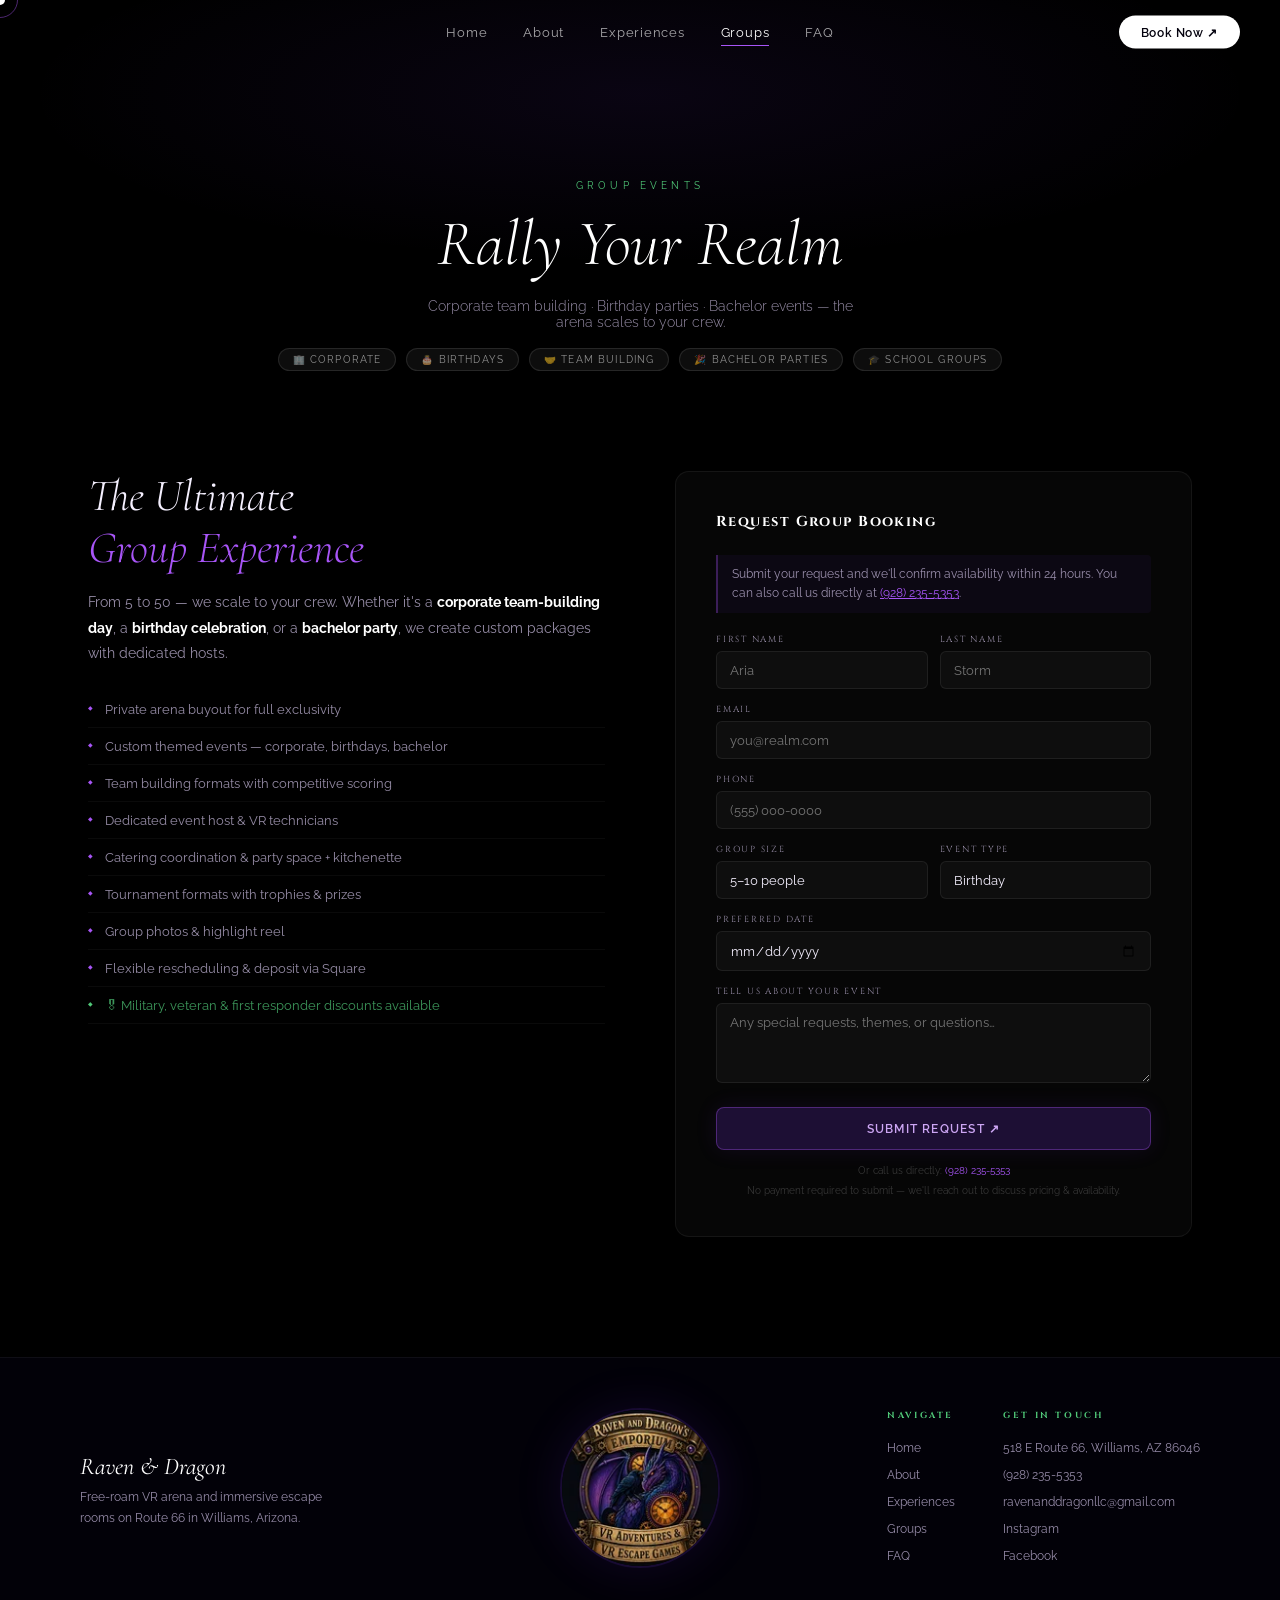
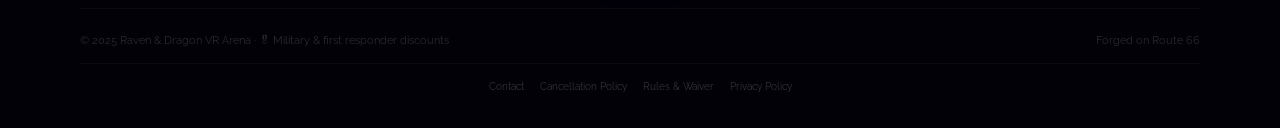
<file: groups.html>
<!DOCTYPE html>
<html lang="en"><head><meta charset="UTF-8"><meta name="viewport" content="width=device-width,initial-scale=1.0">
<meta http-equiv="X-Content-Type-Options" content="nosniff">
<meta http-equiv="X-Frame-Options" content="SAMEORIGIN">
<meta name="referrer" content="strict-origin-when-cross-origin">
<title>Group Events — Raven & Dragon</title><link rel="preconnect" href="https://fonts.googleapis.com">
<link rel="preconnect" href="https://fonts.gstatic.com" crossorigin>
<link rel="stylesheet" href="https://fonts.googleapis.com/css2?family=Cormorant+Garamond:ital,wght@0,300;0,400;0,600;1,300;1,400;1,600&family=Raleway:wght@300;400;500;600&family=Cinzel:wght@400;600&display=swap">
<link rel="stylesheet" href="styles.css">
<style>
.groups-layout{max-width:1200px;margin:0 auto;display:grid;grid-template-columns:1fr 1fr;gap:70px;align-items:start;padding:0 48px 120px;}
.groups-info h2{font-family:'Cormorant Garamond',serif;font-style:italic;font-size:clamp(1.8rem,3.5vw,2.8rem);font-weight:300;margin-bottom:16px;line-height:1.15;}
.groups-info p{font-size:.88rem;color:var(--dim);line-height:1.82;margin-bottom:24px;}
.gperks{list-style:none;}
.gperks li{display:flex;gap:12px;align-items:flex-start;padding:10px 0;border-bottom:1px solid rgba(255,255,255,.04);font-size:.84rem;color:var(--dim);}
.gpd{color:var(--purple-hi);flex-shrink:0;margin-top:3px;font-size:.4rem;}
.gform{background:rgba(255,255,255,.025);border:1px solid rgba(255,255,255,.06);border-radius:14px;padding:40px;backdrop-filter:blur(14px);}
.gform h3{font-family:'Cinzel',serif;font-size:.9rem;letter-spacing:.1em;margin-bottom:24px;color:#fff;}
.fg{margin-bottom:14px;}
.fg label{display:block;font-size:.55rem;letter-spacing:.2em;text-transform:uppercase;color:var(--dim);margin-bottom:6px;font-family:'Cinzel',serif;}
.fg input,.fg select,.fg textarea{width:100%;padding:10px 13px;background:rgba(255,255,255,.035);border:1px solid rgba(255,255,255,.07);border-radius:6px;color:var(--text);font-family:'Raleway',sans-serif;font-size:.84rem;outline:none;transition:border-color .25s;-webkit-appearance:none;}
.fg input:focus,.fg select:focus,.fg textarea:focus{border-color:rgba(168,85,247,.4);box-shadow:0 0 0 3px rgba(124,58,237,.08);}
.fg select option{background:#0d0525;}
.fg textarea{resize:vertical;min-height:80px;}
.fg-row{display:grid;grid-template-columns:1fr 1fr;gap:12px;}
.sub-btn{width:100%;padding:13px;border-radius:8px;margin-top:6px;background:rgba(124,58,237,.2);border:1px solid rgba(168,85,247,.35);color:rgba(215,175,255,.95);font-family:'Raleway',sans-serif;font-size:.78rem;font-weight:600;letter-spacing:.1em;text-transform:uppercase;cursor:pointer;transition:all .3s;box-shadow:0 0 22px rgba(124,58,237,.1);}
.sub-btn:hover{background:rgba(124,58,237,.35);box-shadow:0 0 44px rgba(124,58,237,.25);transform:translateY(-1px);}
.form-note{text-align:center;margin-top:8px;font-size:.65rem;color:rgba(255,255,255,.2);}
.form-note a{color:rgba(168,85,247,.5);text-decoration:none;}
.anote{font-size:.75rem;color:var(--dim);margin-bottom:20px;padding:10px 14px;background:rgba(124,58,237,.06);border-left:2px solid rgba(168,85,247,.3);border-radius:0 4px 4px 0;line-height:1.6;}

@media(max-width:900px){
  .groups-layout{grid-template-columns:1fr;padding:0 24px 80px;gap:40px;}
  .fg-row{grid-template-columns:1fr;}
}
</style></head><body>
<div id="cur"></div><div id="curR"></div>
<nav id="nav"><ul class="nav-links"><li><a href="index.html">Home</a></li><li><a href="about.html">About</a></li><li><a href="booking.html">Experiences</a></li><li><a href="groups.html" class="active">Groups</a></li><li><a href="faq.html">FAQ</a></li></ul><a href="https://app.squareup.com/appointments/book/aukrz0no7ksr12/L2MJ57HQ86YXA/start" target="_blank" rel="noopener noreferrer" class="nav-pill">Book Now ↗</a><button class="burger" id="burger"><span></span><span></span><span></span></button></nav>
<div class="mob-menu" id="mobMenu" style="display:none;"><a href="index.html">Home</a><a href="about.html">About</a><a href="booking.html">Experiences</a><a href="groups.html">Groups</a><a href="faq.html">FAQ</a>
  <a href="https://app.squareup.com/appointments/book/aukrz0no7ksr12/L2MJ57HQ86YXA/start" target="_blank" rel="noopener noreferrer" class="mob-cta">Book Now ↗</a><div class="mob-menu-foot" style="display:none;">
    <a href="tel:+19282355353" style="color:rgba(255,255,255,.6);text-decoration:none;font-size:.85rem;">(928) 235-5353</a>
    <span style="color:rgba(255,255,255,.25);font-size:.78rem;">518 E Route 66 · Williams, AZ</span>
    <div style="display:flex;gap:16px;margin-top:8px;">
      <a href="https://www.instagram.com/ravenanddragonvr/" target="_blank" rel="noopener noreferrer" style="color:rgba(255,255,255,.45);text-decoration:none;font-size:.78rem;">Instagram</a>
      <a href="https://facebook.com/profile.php?id=61564699002867" target="_blank" rel="noopener noreferrer" style="color:rgba(255,255,255,.45);text-decoration:none;font-size:.78rem;">Facebook</a>
      <a href="mailto:ravenanddragonllc@gmail.com" style="color:rgba(255,255,255,.45);text-decoration:none;font-size:.78rem;">Email</a>
    </div>
  </div></div>

<div class="page-hero">
  <span class="eyebrow reveal">Group Events</span>
  <h1 class="sec-title reveal d1">Rally Your Realm</h1>
  <p class="sec-sub reveal d2">Corporate team building · Birthday parties · Bachelor events — the arena scales to your crew.</p>
  <div class="reveal d3" style="margin-top:18px;display:flex;gap:10px;flex-wrap:wrap;justify-content:center;">
    <span style="font-size:.6rem;letter-spacing:.12em;text-transform:uppercase;padding:5px 14px;border-radius:100px;background:rgba(255,255,255,.05);border:1px solid rgba(255,255,255,.1);color:rgba(255,255,255,.55);">🏢 Corporate</span>
    <span style="font-size:.6rem;letter-spacing:.12em;text-transform:uppercase;padding:5px 14px;border-radius:100px;background:rgba(255,255,255,.05);border:1px solid rgba(255,255,255,.1);color:rgba(255,255,255,.55);">🎂 Birthdays</span>
    <span style="font-size:.6rem;letter-spacing:.12em;text-transform:uppercase;padding:5px 14px;border-radius:100px;background:rgba(255,255,255,.05);border:1px solid rgba(255,255,255,.1);color:rgba(255,255,255,.55);">🤝 Team Building</span>
    <span style="font-size:.6rem;letter-spacing:.12em;text-transform:uppercase;padding:5px 14px;border-radius:100px;background:rgba(255,255,255,.05);border:1px solid rgba(255,255,255,.1);color:rgba(255,255,255,.55);">🎉 Bachelor Parties</span>
    <span style="font-size:.6rem;letter-spacing:.12em;text-transform:uppercase;padding:5px 14px;border-radius:100px;background:rgba(255,255,255,.05);border:1px solid rgba(255,255,255,.1);color:rgba(255,255,255,.55);">🎓 School Groups</span>
  </div>
</div>

<div class="groups-layout">
  <div class="groups-info">
    <h2 class="reveal">The Ultimate<br><span style="color:var(--purple-hi)">Group Experience</span></h2>
    <p class="reveal d1">From 5 to 50 — we scale to your crew. Whether it's a <strong style="color:#fff;">corporate team-building day</strong>, a <strong style="color:#fff;">birthday celebration</strong>, or a <strong style="color:#fff;">bachelor party</strong>, we create custom packages with dedicated hosts.</p>
    <ul class="gperks reveal d2">
      <li><span class="gpd">◆</span>Private arena buyout for full exclusivity</li>
      <li><span class="gpd">◆</span>Custom themed events — corporate, birthdays, bachelor</li>
      <li><span class="gpd">◆</span>Team building formats with competitive scoring</li>
      <li><span class="gpd">◆</span>Dedicated event host & VR technicians</li>
      <li><span class="gpd">◆</span>Catering coordination & party space + kitchenette</li>
      <li><span class="gpd">◆</span>Tournament formats with trophies & prizes</li>
      <li><span class="gpd">◆</span>Group photos & highlight reel</li>
      <li><span class="gpd">◆</span>Flexible rescheduling & deposit via Square</li>
      <li><span class="gpd" style="color:var(--green);">◆</span><span style="color:rgba(80,200,120,.75);">🎖 Military, veteran & first responder discounts available</span></li>
    </ul>
  </div>
  <div class="gform reveal d1">
    <h3>Request Group Booking</h3>
    <p class="anote">Submit your request and we'll confirm availability within 24 hours. You can also call us directly at <a href="tel:+19282355353" style="color:var(--purple-hi);">(928) 235-5353</a>.</p>
    <div class="fg-row"><div class="fg"><label>First Name</label><input type="text" placeholder="Aria" id="gf-fname"></div><div class="fg"><label>Last Name</label><input type="text" placeholder="Storm" id="gf-lname"></div></div>
    <div class="fg"><label>Email</label><input type="email" placeholder="you@realm.com" id="gf-email"></div>
    <div class="fg"><label>Phone</label><input type="tel" placeholder="(555) 000-0000" id="gf-phone"></div>
    <div class="fg-row">
      <div class="fg"><label>Group Size</label><select id="gf-size"><option>5–10 people</option><option>11–20 people</option><option>21–35 people</option><option>36–50 people</option></select></div>
      <div class="fg"><label>Event Type</label><select id="gf-type"><option>Birthday</option><option>Corporate Team Building</option><option>Bachelor / Bachelorette</option><option>School / Youth Group</option><option>Other</option></select></div>
    </div>
    <div class="fg"><label>Preferred Date</label><input type="date" id="gf-date"></div>
    <div class="fg"><label>Tell us about your event</label><textarea placeholder="Any special requests, themes, or questions…" id="gf-msg"></textarea></div>
    <button class="sub-btn" id="gf-submit">Submit Request ↗</button>
    <p class="form-note" style="margin-top:14px;">Or call us directly: <a href="tel:+19282355353" style="color:var(--purple-hi);">(928) 235-5353</a></p>
    <p class="form-note">No payment required to submit — we'll reach out to discuss pricing &amp; availability.</p>
  </div>
</div>

<footer>
  <div class="footer-main">
    <div class="footer-brand">
      <a href="index.html" class="footer-brand-name">Raven &amp; Dragon</a>
      <p>Free-roam VR arena and immersive escape rooms on Route 66 in Williams, Arizona.</p>
    </div>
    <div class="footer-logo-wrap">
      <picture><source srcset="logo.webp" type="image/webp"><img src="logo.png" alt="Raven &amp; Dragon" class="footer-logo" width="160" height="160" loading="lazy"></picture>
    </div>
    <div class="footer-nav">
      <div class="fcol"><h4>Navigate</h4><ul><li><a href="index.html">Home</a></li><li><a href="about.html">About</a></li><li><a href="booking.html">Experiences</a></li><li><a href="groups.html">Groups</a></li><li><a href="faq.html">FAQ</a></li></ul></div>
      <div class="fcol"><h4>Get in Touch</h4><ul><li><a href="https://maps.google.com/?q=518+E+Route+66+Williams+AZ+86046" target="_blank" rel="noopener noreferrer">518 E Route 66, Williams, AZ 86046</a></li><li><a href="tel:+19282355353">(928) 235-5353</a></li><li><a href="mailto:ravenanddragonllc@gmail.com">ravenanddragonllc@gmail.com</a></li><li><a href="https://www.instagram.com/ravenanddragonvr/" target="_blank" rel="noopener noreferrer">Instagram</a></li><li><a href="https://facebook.com/profile.php?id=61564699002867" target="_blank" rel="noopener noreferrer">Facebook</a></li></ul></div>
    </div>
  </div>
  <div class="footer-bot"><p>&copy; 2025 Raven &amp; Dragon VR Arena &middot; &#127894; Military &amp; first responder discounts</p><p>Forged on Route 66</p></div>

  <div style="margin-top:16px;padding-top:16px;border-top:1px solid rgba(255,255,255,.03);display:flex;justify-content:center;gap:16px;flex-wrap:wrap;">
    <a href="contact.html" style="font-size:.65rem;color:rgba(255,255,255,.2);text-decoration:none;">Contact</a>
    <a href="cancellation-policy.html" style="font-size:.65rem;color:rgba(255,255,255,.2);text-decoration:none;">Cancellation Policy</a>
    <a href="rules-and-waiver.html" style="font-size:.65rem;color:rgba(255,255,255,.2);text-decoration:none;">Rules & Waiver</a>
    <a href="privacy-policy.html" style="font-size:.65rem;color:rgba(255,255,255,.2);text-decoration:none;">Privacy Policy</a>
  </div>
</footer>
<script src="shared.js" defer></script>
<script>
document.getElementById('gf-submit').addEventListener('click',function(){
  const fname=document.getElementById('gf-fname').value;
  const lname=document.getElementById('gf-lname').value;
  const email=document.getElementById('gf-email').value;
  const phone=document.getElementById('gf-phone').value;
  const size=document.getElementById('gf-size').value;
  const type=document.getElementById('gf-type').value;
  const date=document.getElementById('gf-date').value;
  const msg=document.getElementById('gf-msg').value;

  if(!fname||!email){alert('Please fill in at least your name and email.');return;}

  const subject=encodeURIComponent('Group Booking Request — '+type+' ('+size+')');
  const body=encodeURIComponent(
    'GROUP BOOKING REQUEST\n'+
    '━━━━━━━━━━━━━━━━━━━━\n\n'+
    'Name: '+fname+' '+lname+'\n'+
    'Email: '+email+'\n'+
    'Phone: '+phone+'\n'+
    'Group Size: '+size+'\n'+
    'Event Type: '+type+'\n'+
    'Preferred Date: '+date+'\n\n'+
    'Message:\n'+msg+'\n\n'+
    '━━━━━━━━━━━━━━━━━━━━\n'+
    'Sent from ravenanddragon.com'
  );

  window.location.href='mailto:ravenanddragonllc@gmail.com?subject='+subject+'&body='+body;
});
</script>
</body></html>
</file>
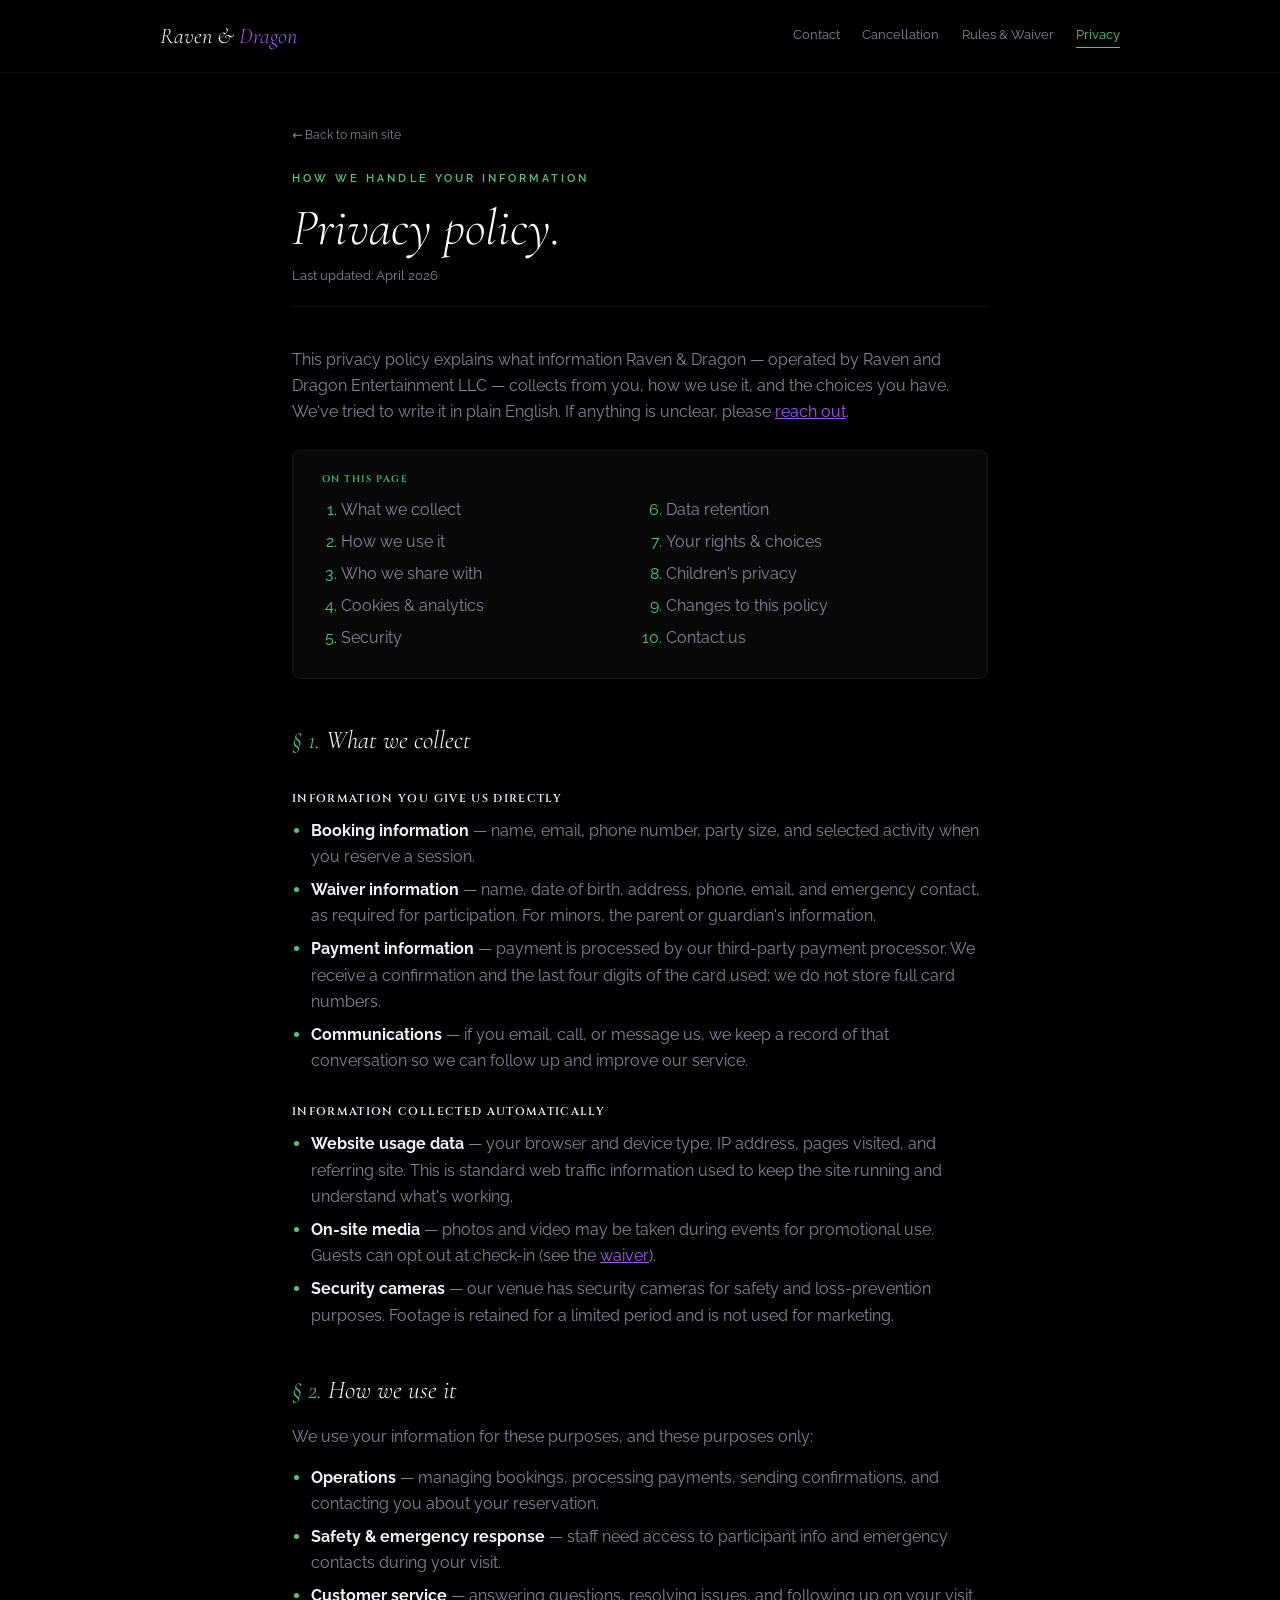
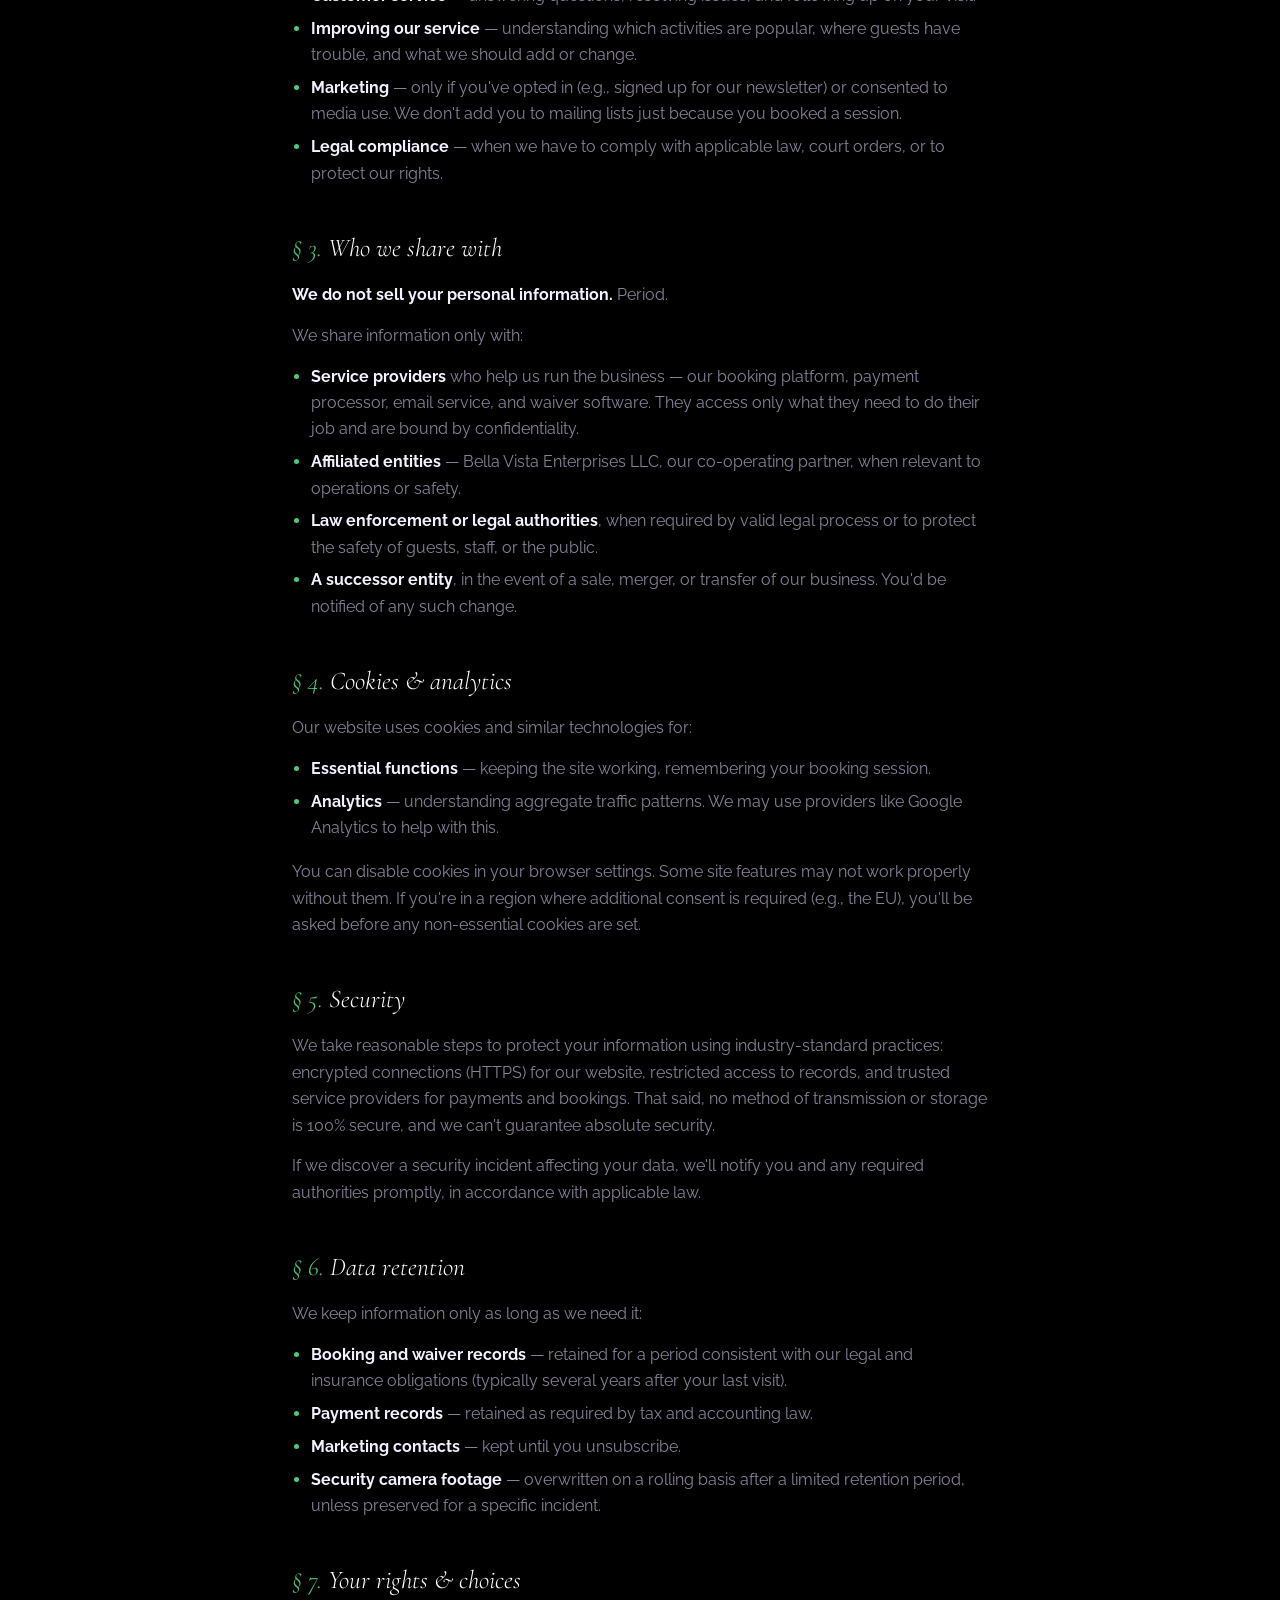
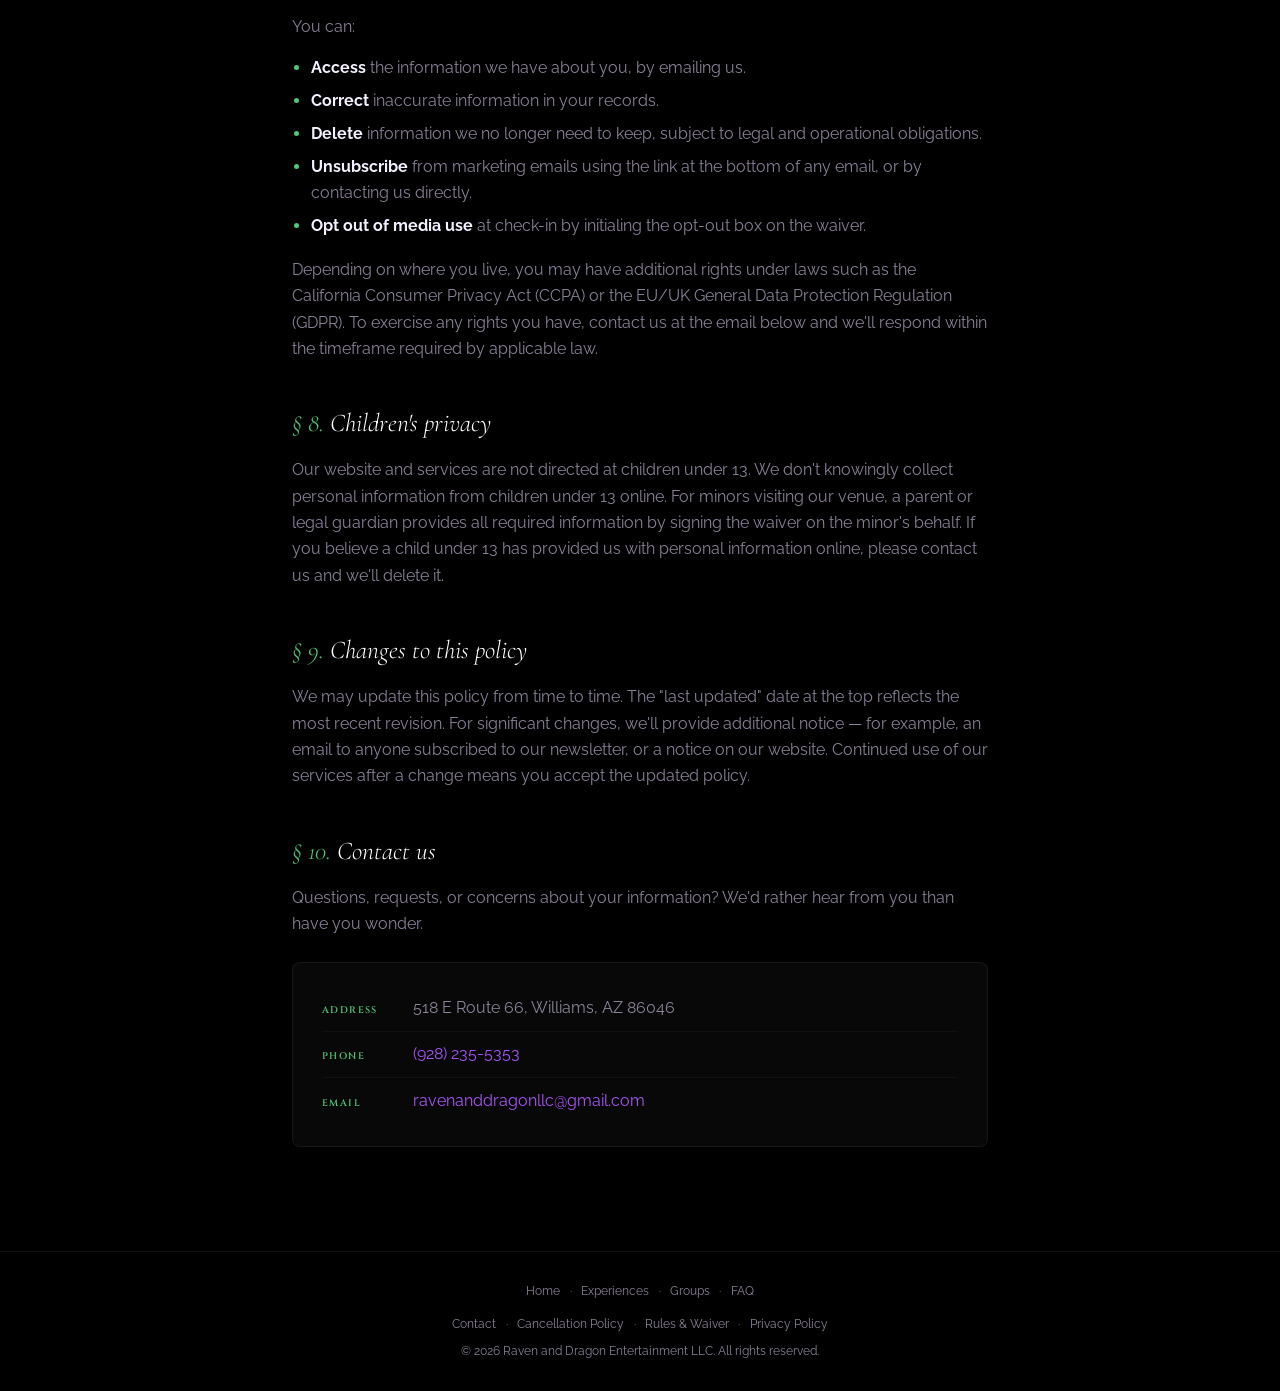
<file: privacy-policy.html>
<!DOCTYPE html>
<html lang="en">
<head>
<meta charset="UTF-8">
<meta name="viewport" content="width=device-width, initial-scale=1.0">
<meta http-equiv="X-Content-Type-Options" content="nosniff">
<meta http-equiv="X-Frame-Options" content="SAMEORIGIN">
<meta name="referrer" content="strict-origin-when-cross-origin">
<title>Privacy Policy — Raven & Dragon</title>
<link rel="stylesheet" href="legal.css">
</head>
<body>

<header class="site-header">
  <div class="site-header-inner">
    <a href="index.html" class="brand">Raven & <span class="brand-mark">Dragon</span></a>
    <nav class="nav">
      <a href="contact.html">Contact</a>
      <a href="cancellation-policy.html">Cancellation</a>
      <a href="rules-and-waiver.html">Rules &amp; Waiver</a>
      <a href="privacy-policy.html" class="active">Privacy</a>
    </nav>
  </div>
</header>

<main class="page">
  <a href="index.html" class="back-link">← Back to main site</a>
  <div class="eyebrow">How we handle your information</div>
  <h1>Privacy policy.</h1>
  <p class="last-updated">Last updated: April 2026</p>

  <p>This privacy policy explains what information Raven & Dragon — operated by Raven and Dragon Entertainment LLC — collects from you, how we use it, and the choices you have. We've tried to write it in plain English. If anything is unclear, please <a href="contact.html">reach out</a>.</p>

  <div class="toc">
    <div class="toc-title">On this page</div>
    <ol>
      <li><a href="#collect">What we collect</a></li>
      <li><a href="#use">How we use it</a></li>
      <li><a href="#share">Who we share with</a></li>
      <li><a href="#cookies">Cookies &amp; analytics</a></li>
      <li><a href="#security">Security</a></li>
      <li><a href="#retention">Data retention</a></li>
      <li><a href="#rights">Your rights &amp; choices</a></li>
      <li><a href="#children">Children's privacy</a></li>
      <li><a href="#changes">Changes to this policy</a></li>
      <li><a href="#contact">Contact us</a></li>
    </ol>
  </div>

  <h2 id="collect"><span class="num">§ 1.</span>What we collect</h2>

  <h3>Information you give us directly</h3>
  <ul>
    <li><strong>Booking information</strong> — name, email, phone number, party size, and selected activity when you reserve a session.</li>
    <li><strong>Waiver information</strong> — name, date of birth, address, phone, email, and emergency contact, as required for participation. For minors, the parent or guardian's information.</li>
    <li><strong>Payment information</strong> — payment is processed by our third-party payment processor. We receive a confirmation and the last four digits of the card used; we do not store full card numbers.</li>
    <li><strong>Communications</strong> — if you email, call, or message us, we keep a record of that conversation so we can follow up and improve our service.</li>
  </ul>

  <h3>Information collected automatically</h3>
  <ul>
    <li><strong>Website usage data</strong> — your browser and device type, IP address, pages visited, and referring site. This is standard web traffic information used to keep the site running and understand what's working.</li>
    <li><strong>On-site media</strong> — photos and video may be taken during events for promotional use. Guests can opt out at check-in (see the <a href="rules-and-waiver.html#waiver">waiver</a>).</li>
    <li><strong>Security cameras</strong> — our venue has security cameras for safety and loss-prevention purposes. Footage is retained for a limited period and is not used for marketing.</li>
  </ul>

  <h2 id="use"><span class="num">§ 2.</span>How we use it</h2>
  <p>We use your information for these purposes, and these purposes only:</p>
  <ul>
    <li><strong>Operations</strong> — managing bookings, processing payments, sending confirmations, and contacting you about your reservation.</li>
    <li><strong>Safety &amp; emergency response</strong> — staff need access to participant info and emergency contacts during your visit.</li>
    <li><strong>Customer service</strong> — answering questions, resolving issues, and following up on your visit.</li>
    <li><strong>Improving our service</strong> — understanding which activities are popular, where guests have trouble, and what we should add or change.</li>
    <li><strong>Marketing</strong> — only if you've opted in (e.g., signed up for our newsletter) or consented to media use. We don't add you to mailing lists just because you booked a session.</li>
    <li><strong>Legal compliance</strong> — when we have to comply with applicable law, court orders, or to protect our rights.</li>
  </ul>

  <h2 id="share"><span class="num">§ 3.</span>Who we share with</h2>
  <p><strong>We do not sell your personal information.</strong> Period.</p>
  <p>We share information only with:</p>
  <ul>
    <li><strong>Service providers</strong> who help us run the business — our booking platform, payment processor, email service, and waiver software. They access only what they need to do their job and are bound by confidentiality.</li>
    <li><strong>Affiliated entities</strong> — Bella Vista Enterprises LLC, our co-operating partner, when relevant to operations or safety.</li>
    <li><strong>Law enforcement or legal authorities</strong>, when required by valid legal process or to protect the safety of guests, staff, or the public.</li>
    <li><strong>A successor entity</strong>, in the event of a sale, merger, or transfer of our business. You'd be notified of any such change.</li>
  </ul>

  <h2 id="cookies"><span class="num">§ 4.</span>Cookies &amp; analytics</h2>
  <p>Our website uses cookies and similar technologies for:</p>
  <ul>
    <li><strong>Essential functions</strong> — keeping the site working, remembering your booking session.</li>
    <li><strong>Analytics</strong> — understanding aggregate traffic patterns. We may use providers like Google Analytics to help with this.</li>
  </ul>
  <p>You can disable cookies in your browser settings. Some site features may not work properly without them. If you're in a region where additional consent is required (e.g., the EU), you'll be asked before any non-essential cookies are set.</p>

  <h2 id="security"><span class="num">§ 5.</span>Security</h2>
  <p>We take reasonable steps to protect your information using industry-standard practices: encrypted connections (HTTPS) for our website, restricted access to records, and trusted service providers for payments and bookings. That said, no method of transmission or storage is 100% secure, and we can't guarantee absolute security.</p>
  <p>If we discover a security incident affecting your data, we'll notify you and any required authorities promptly, in accordance with applicable law.</p>

  <h2 id="retention"><span class="num">§ 6.</span>Data retention</h2>
  <p>We keep information only as long as we need it:</p>
  <ul>
    <li><strong>Booking and waiver records</strong> — retained for a period consistent with our legal and insurance obligations (typically several years after your last visit).</li>
    <li><strong>Payment records</strong> — retained as required by tax and accounting law.</li>
    <li><strong>Marketing contacts</strong> — kept until you unsubscribe.</li>
    <li><strong>Security camera footage</strong> — overwritten on a rolling basis after a limited retention period, unless preserved for a specific incident.</li>
  </ul>

  <h2 id="rights"><span class="num">§ 7.</span>Your rights &amp; choices</h2>
  <p>You can:</p>
  <ul>
    <li><strong>Access</strong> the information we have about you, by emailing us.</li>
    <li><strong>Correct</strong> inaccurate information in your records.</li>
    <li><strong>Delete</strong> information we no longer need to keep, subject to legal and operational obligations.</li>
    <li><strong>Unsubscribe</strong> from marketing emails using the link at the bottom of any email, or by contacting us directly.</li>
    <li><strong>Opt out of media use</strong> at check-in by initialing the opt-out box on the waiver.</li>
  </ul>
  <p>Depending on where you live, you may have additional rights under laws such as the California Consumer Privacy Act (CCPA) or the EU/UK General Data Protection Regulation (GDPR). To exercise any rights you have, contact us at the email below and we'll respond within the timeframe required by applicable law.</p>

  <h2 id="children"><span class="num">§ 8.</span>Children's privacy</h2>
  <p>Our website and services are not directed at children under 13. We don't knowingly collect personal information from children under 13 online. For minors visiting our venue, a parent or legal guardian provides all required information by signing the waiver on the minor's behalf. If you believe a child under 13 has provided us with personal information online, please contact us and we'll delete it.</p>

  <h2 id="changes"><span class="num">§ 9.</span>Changes to this policy</h2>
  <p>We may update this policy from time to time. The "last updated" date at the top reflects the most recent revision. For significant changes, we'll provide additional notice — for example, an email to anyone subscribed to our newsletter, or a notice on our website. Continued use of our services after a change means you accept the updated policy.</p>

  <h2 id="contact"><span class="num">§ 10.</span>Contact us</h2>
  <p>Questions, requests, or concerns about your information? We'd rather hear from you than have you wonder.</p>

  <div class="contact-card">
    <div class="contact-row">
      <span class="contact-label">Address</span>
      <span class="contact-value">518 E Route 66, Williams, AZ 86046</span>
    </div>
    <div class="contact-row">
      <span class="contact-label">Phone</span>
      <span class="contact-value"><a href="tel:+19282355353">(928) 235-5353</a></span>
    </div>
    <div class="contact-row">
      <span class="contact-label">Email</span>
      <span class="contact-value"><a href="mailto:ravenanddragonllc@gmail.com">ravenanddragonllc@gmail.com</a></span>
    </div>
  </div>
</main>

<footer class="site-footer">
  <div class="links" style="margin-bottom:.8rem;">
    <a href="index.html">Home</a> ·
    <a href="booking.html">Experiences</a> ·
    <a href="groups.html">Groups</a> ·
    <a href="faq.html">FAQ</a>
  </div>
  <div class="links">
    <a href="contact.html">Contact</a> ·
    <a href="cancellation-policy.html">Cancellation Policy</a> ·
    <a href="rules-and-waiver.html">Rules &amp; Waiver</a> ·
    <a href="privacy-policy.html">Privacy Policy</a>
  </div>
  <div>© <span id="y"></span> Raven and Dragon Entertainment LLC. All rights reserved.</div>
</footer>

<script>document.getElementById('y').textContent = new Date().getFullYear();</script>
</body>
</html>
</file>
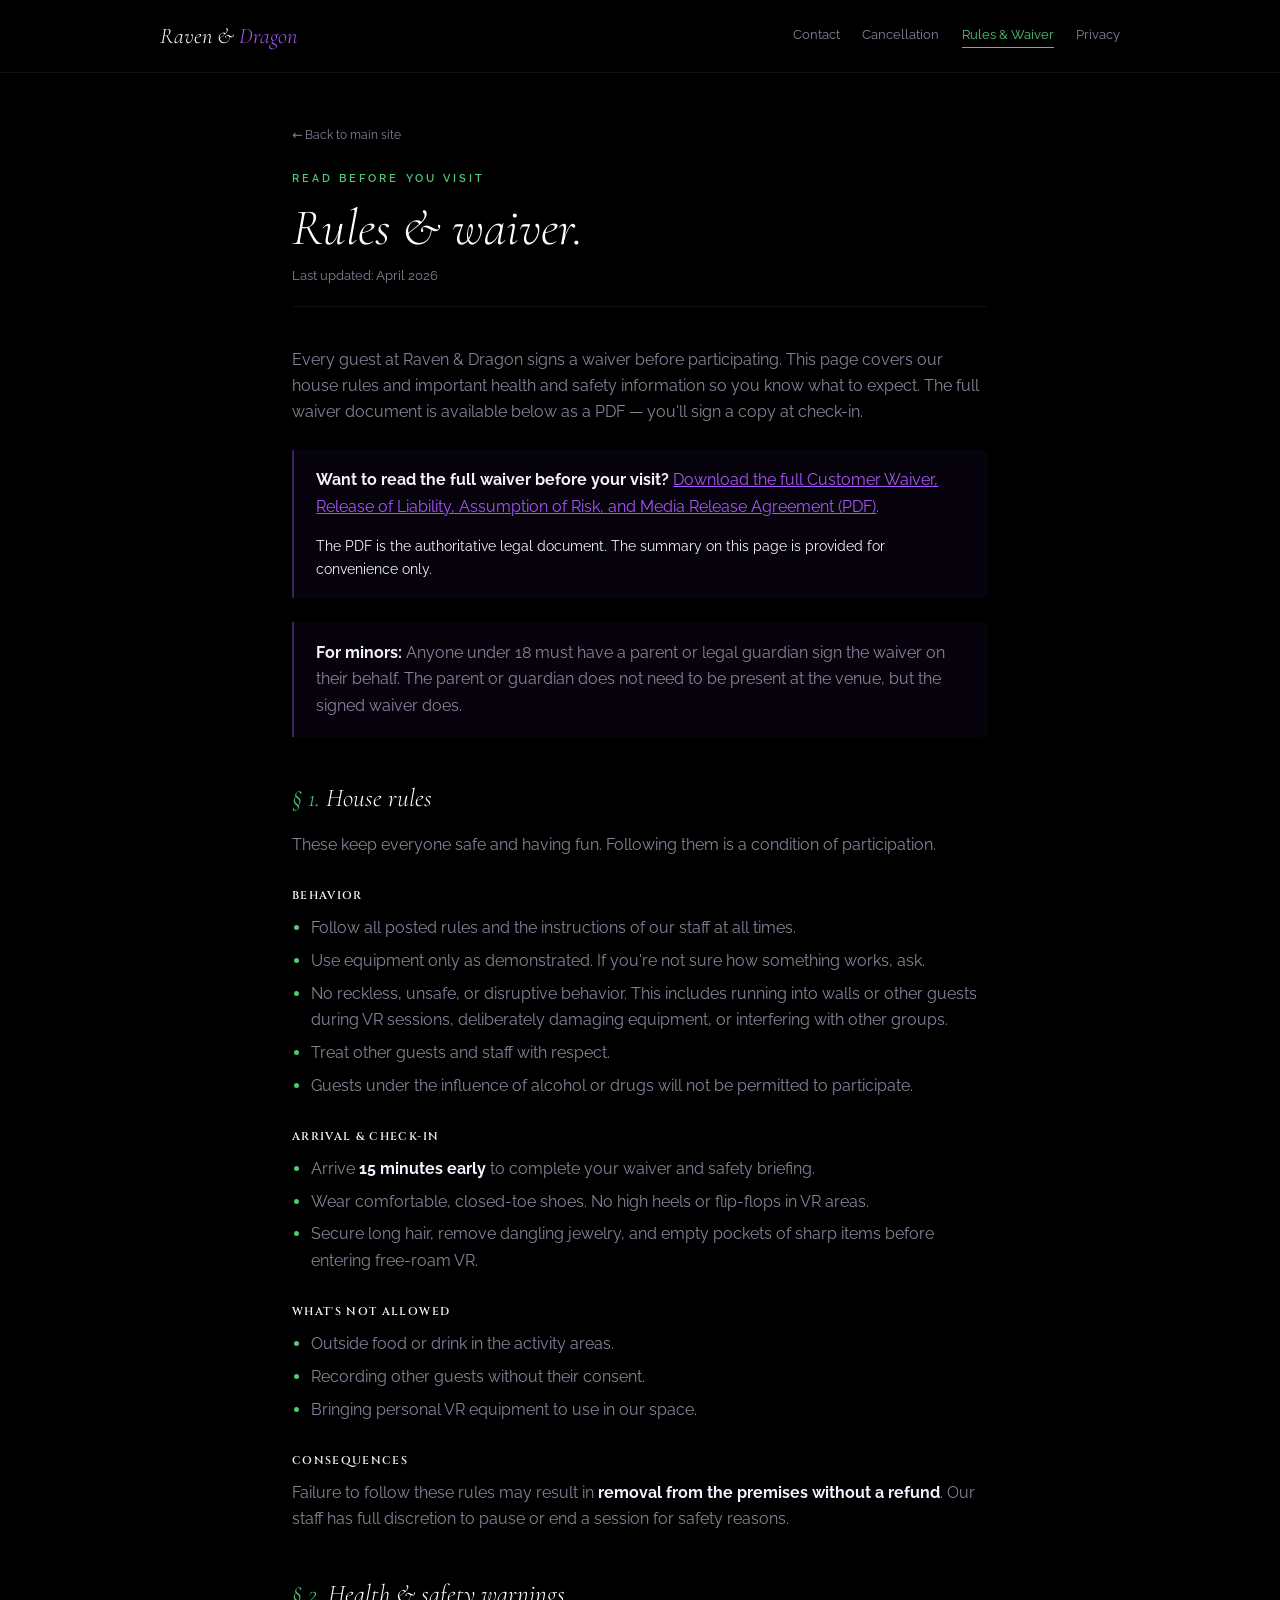
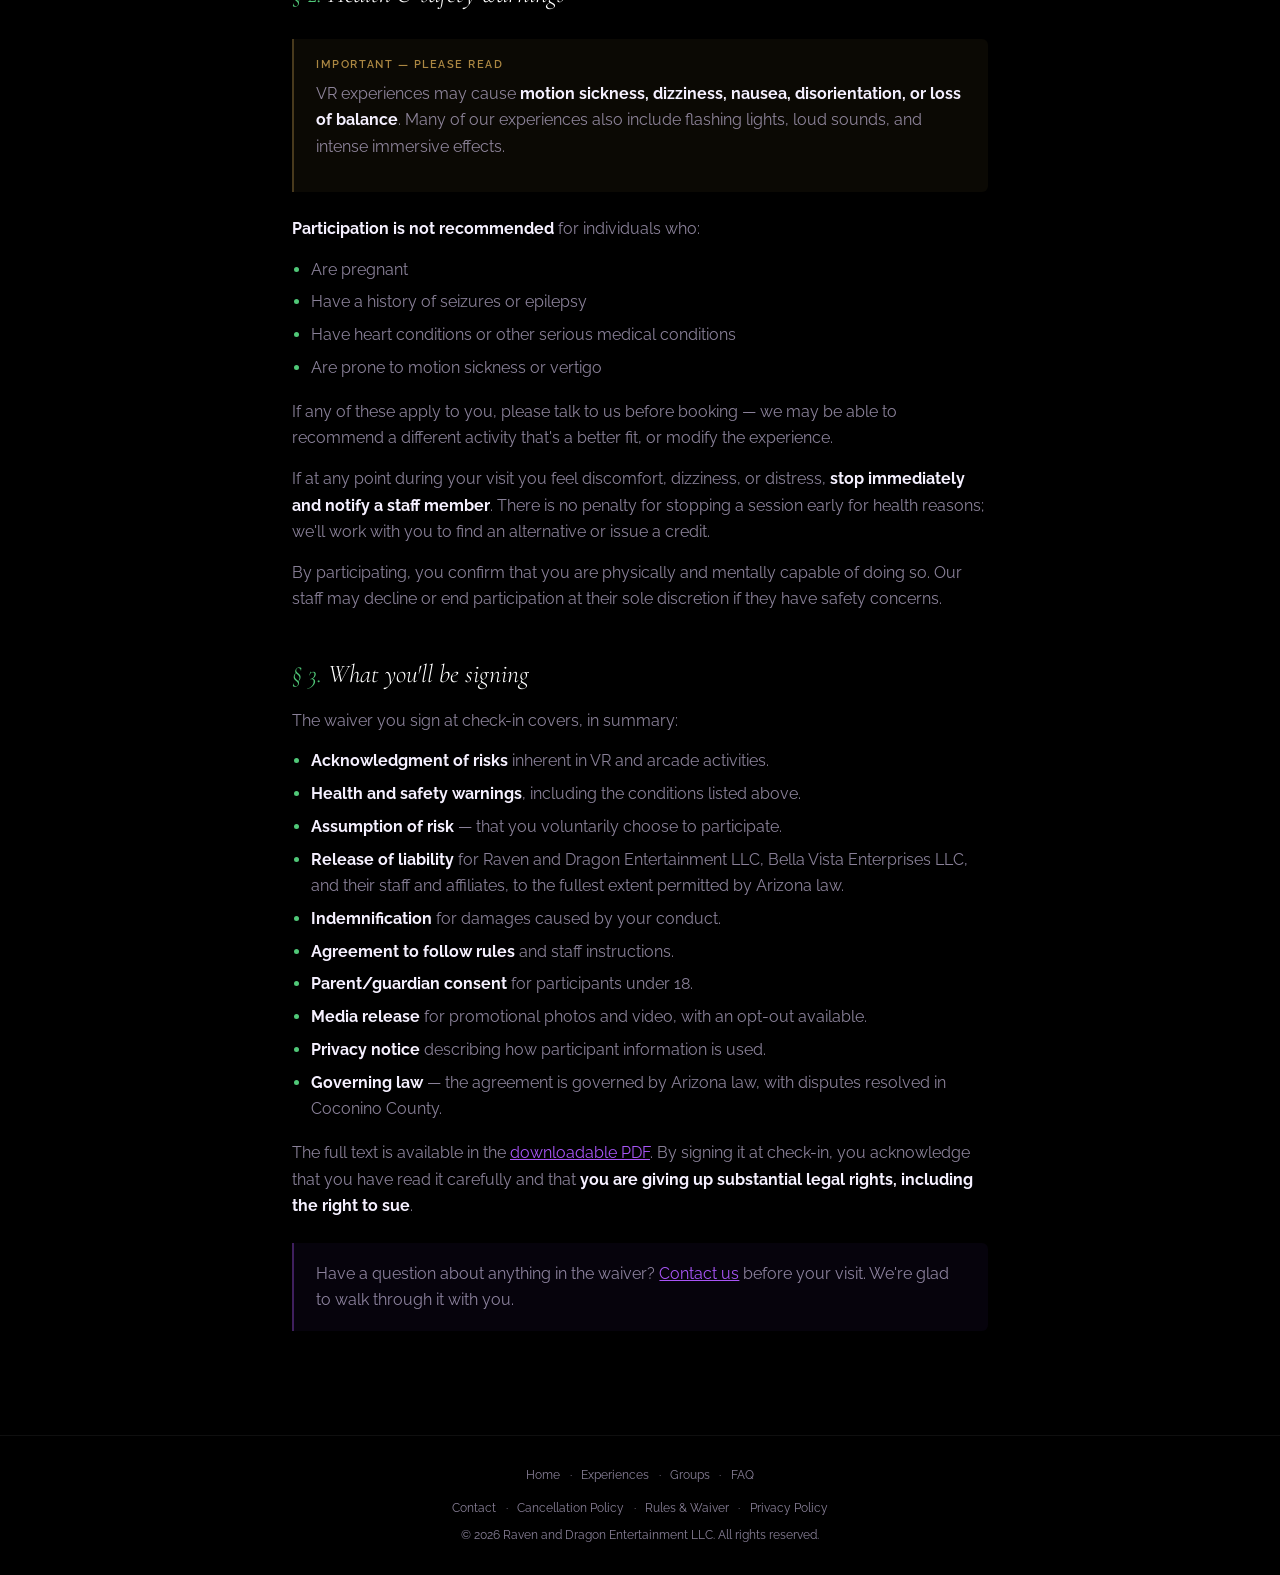
<file: rules-and-waiver.html>
<!DOCTYPE html>
<html lang="en">
<head>
<meta charset="UTF-8">
<meta name="viewport" content="width=device-width, initial-scale=1.0">
<meta http-equiv="X-Content-Type-Options" content="nosniff">
<meta http-equiv="X-Frame-Options" content="SAMEORIGIN">
<meta name="referrer" content="strict-origin-when-cross-origin">
<title>Rules &amp; Waiver — Raven & Dragon</title>
<link rel="stylesheet" href="legal.css">
</head>
<body>

<header class="site-header">
  <div class="site-header-inner">
    <a href="index.html" class="brand">Raven & <span class="brand-mark">Dragon</span></a>
    <nav class="nav">
      <a href="contact.html">Contact</a>
      <a href="cancellation-policy.html">Cancellation</a>
      <a href="rules-and-waiver.html" class="active">Rules &amp; Waiver</a>
      <a href="privacy-policy.html">Privacy</a>
    </nav>
  </div>
</header>

<main class="page">
  <a href="index.html" class="back-link">← Back to main site</a>
  <div class="eyebrow">Read before you visit</div>
  <h1>Rules &amp; waiver.</h1>
  <p class="last-updated">Last updated: April 2026</p>

  <p>Every guest at Raven & Dragon signs a waiver before participating. This page covers our house rules and important health and safety information so you know what to expect. The full waiver document is available below as a PDF — you'll sign a copy at check-in.</p>

  <div class="callout">
    <p><strong>Want to read the full waiver before your visit?</strong> <a href="waiver.pdf" download>Download the full Customer Waiver, Release of Liability, Assumption of Risk, and Media Release Agreement (PDF)</a>.</p>
    <p style="margin-top: 0.75rem; font-size: 0.875rem; color: var(--ink-soft);">The PDF is the authoritative legal document. The summary on this page is provided for convenience only.</p>
  </div>

  <div class="callout">
    <p><strong>For minors:</strong> Anyone under 18 must have a parent or legal guardian sign the waiver on their behalf. The parent or guardian does not need to be present at the venue, but the signed waiver does.</p>
  </div>

  <h2><span class="num">§ 1.</span>House rules</h2>
  <p>These keep everyone safe and having fun. Following them is a condition of participation.</p>

  <h3>Behavior</h3>
  <ul>
    <li>Follow all posted rules and the instructions of our staff at all times.</li>
    <li>Use equipment only as demonstrated. If you're not sure how something works, ask.</li>
    <li>No reckless, unsafe, or disruptive behavior. This includes running into walls or other guests during VR sessions, deliberately damaging equipment, or interfering with other groups.</li>
    <li>Treat other guests and staff with respect.</li>
    <li>Guests under the influence of alcohol or drugs will not be permitted to participate.</li>
  </ul>

  <h3>Arrival &amp; check-in</h3>
  <ul>
    <li>Arrive <strong>15 minutes early</strong> to complete your waiver and safety briefing.</li>
    <li>Wear comfortable, closed-toe shoes. No high heels or flip-flops in VR areas.</li>
    <li>Secure long hair, remove dangling jewelry, and empty pockets of sharp items before entering free-roam VR.</li>
  </ul>

  <h3>What's not allowed</h3>
  <ul>
    <li>Outside food or drink in the activity areas.</li>
    <li>Recording other guests without their consent.</li>
    <li>Bringing personal VR equipment to use in our space.</li>
  </ul>

  <h3>Consequences</h3>
  <p>Failure to follow these rules may result in <strong>removal from the premises without a refund</strong>. Our staff has full discretion to pause or end a session for safety reasons.</p>

  <h2><span class="num">§ 2.</span>Health &amp; safety warnings</h2>

  <div class="warning">
    <div class="label">Important — please read</div>
    <p>VR experiences may cause <strong>motion sickness, dizziness, nausea, disorientation, or loss of balance</strong>. Many of our experiences also include flashing lights, loud sounds, and intense immersive effects.</p>
  </div>

  <p><strong>Participation is not recommended</strong> for individuals who:</p>
  <ul>
    <li>Are pregnant</li>
    <li>Have a history of seizures or epilepsy</li>
    <li>Have heart conditions or other serious medical conditions</li>
    <li>Are prone to motion sickness or vertigo</li>
  </ul>

  <p>If any of these apply to you, please talk to us before booking — we may be able to recommend a different activity that's a better fit, or modify the experience.</p>

  <p>If at any point during your visit you feel discomfort, dizziness, or distress, <strong>stop immediately and notify a staff member</strong>. There is no penalty for stopping a session early for health reasons; we'll work with you to find an alternative or issue a credit.</p>

  <p>By participating, you confirm that you are physically and mentally capable of doing so. Our staff may decline or end participation at their sole discretion if they have safety concerns.</p>

  <h2><span class="num">§ 3.</span>What you'll be signing</h2>
  <p>The waiver you sign at check-in covers, in summary:</p>
  <ul>
    <li><strong>Acknowledgment of risks</strong> inherent in VR and arcade activities.</li>
    <li><strong>Health and safety warnings</strong>, including the conditions listed above.</li>
    <li><strong>Assumption of risk</strong> — that you voluntarily choose to participate.</li>
    <li><strong>Release of liability</strong> for Raven and Dragon Entertainment LLC, Bella Vista Enterprises LLC, and their staff and affiliates, to the fullest extent permitted by Arizona law.</li>
    <li><strong>Indemnification</strong> for damages caused by your conduct.</li>
    <li><strong>Agreement to follow rules</strong> and staff instructions.</li>
    <li><strong>Parent/guardian consent</strong> for participants under 18.</li>
    <li><strong>Media release</strong> for promotional photos and video, with an opt-out available.</li>
    <li><strong>Privacy notice</strong> describing how participant information is used.</li>
    <li><strong>Governing law</strong> — the agreement is governed by Arizona law, with disputes resolved in Coconino County.</li>
  </ul>
  <p>The full text is available in the <a href="waiver.pdf" download>downloadable PDF</a>. By signing it at check-in, you acknowledge that you have read it carefully and that <strong>you are giving up substantial legal rights, including the right to sue</strong>.</p>

  <div class="callout">
    <p>Have a question about anything in the waiver? <a href="contact.html">Contact us</a> before your visit. We're glad to walk through it with you.</p>
  </div>
</main>

<footer class="site-footer">
  <div class="links" style="margin-bottom:.8rem;">
    <a href="index.html">Home</a> ·
    <a href="booking.html">Experiences</a> ·
    <a href="groups.html">Groups</a> ·
    <a href="faq.html">FAQ</a>
  </div>
  <div class="links">
    <a href="contact.html">Contact</a> ·
    <a href="cancellation-policy.html">Cancellation Policy</a> ·
    <a href="rules-and-waiver.html">Rules &amp; Waiver</a> ·
    <a href="privacy-policy.html">Privacy Policy</a>
  </div>
  <div>© <span id="y"></span> Raven and Dragon Entertainment LLC. All rights reserved.</div>
</footer>

<script>document.getElementById('y').textContent = new Date().getFullYear();</script>
</body>
</html>
</file>
<file: styles.css>
/* ═══════════════════════════════════════════
   RAVEN & DRAGON — Shared Styles
   ═══════════════════════════════════════════ */

:root{
  --void:#04020e;--deep:#07041a;--purple:#7c3aed;--purple-hi:#a855f7;
  --blue:#3b82f6;--gold:#d4a853;--fire:#ff5500;
  --green:#50c878;--green-hi:#6adf8e;--green-lo:rgba(80,200,120,.12);
  --glass:rgba(255,255,255,.05);--gb:rgba(255,255,255,.12);
  --text:#f5f0ff;--dim:rgba(230,215,255,.65);
}
*,*::before,*::after{margin:0;padding:0;box-sizing:border-box;}
html{scroll-behavior:smooth;}
body{background:#000;color:var(--text);font-family:'Raleway',sans-serif;overflow-x:hidden;}

/* ── CURSOR ── */
#cur{position:fixed;width:10px;height:10px;background:#fff;border-radius:50%;pointer-events:none;z-index:9999;mix-blend-mode:difference;transition:transform .15s;transform:translate(-50%,-50%);}
#curR{position:fixed;width:36px;height:36px;border:1px solid rgba(168,85,247,.45);border-radius:50%;pointer-events:none;z-index:9998;transform:translate(-50%,-50%);transition:all .22s ease;}
@media(hover:none){#cur,#curR{display:none;} body{cursor:auto;}}

/* ── NAV ── */
nav{position:fixed;top:0;left:0;right:0;z-index:500;display:flex;align-items:center;justify-content:center;padding:22px 48px;transition:all .5s;}
nav.solid{background:rgba(0,0,0,.75);backdrop-filter:blur(28px) saturate(1.4);border-bottom:1px solid rgba(255,255,255,.06);padding:14px 48px;}
.nav-links{display:flex;list-style:none;gap:36px;align-items:center;}
.nav-links a{font-size:.8rem;font-weight:400;letter-spacing:.06em;color:rgba(255,255,255,.65);text-decoration:none;transition:color .3s;position:relative;}
.nav-links a:hover,.nav-links a.active{color:#fff;}
.nav-links a.active::after{content:'';position:absolute;bottom:-6px;left:0;right:0;height:1px;background:var(--purple-hi);}
.nav-pill{position:absolute;right:40px;top:50%;transform:translateY(-50%);font-size:.78rem;font-weight:600;letter-spacing:.05em;padding:9px 22px;background:#fff;color:#04020e;border-radius:100px;text-decoration:none;transition:all .3s;display:flex;align-items:center;gap:6px;}
.nav-pill:hover{background:var(--purple-hi);color:#fff;box-shadow:0 0 30px rgba(168,85,247,.4);}

/* ── HAMBURGER (mobile) ── */
.burger{display:none;position:absolute;right:20px;top:50%;transform:translateY(-50%);width:32px;height:32px;cursor:pointer;z-index:600;background:none;border:none;padding:0;}
.burger span{display:block;width:22px;height:1.5px;background:#fff;margin:5px auto;border-radius:2px;transition:all .4s cubic-bezier(.77,0,.18,1);}
.burger.open span:nth-child(1){transform:rotate(45deg) translate(5px,5px);}
.burger.open span:nth-child(2){opacity:0;transform:scaleX(0);}
.burger.open span:nth-child(3){transform:rotate(-45deg) translate(5px,-5px);}

/* ── MOBILE MENU ── */
.mob-menu{position:fixed;inset:0;z-index:499;background:rgba(0,0,0,.96);backdrop-filter:blur(40px) saturate(1.5);display:flex;flex-direction:column;align-items:center;justify-content:center;gap:0;opacity:0;pointer-events:none;transition:opacity .5s cubic-bezier(.16,1,.3,1);}
.mob-menu.open{opacity:1;pointer-events:all;}
.mob-menu a{font-family:'Cormorant Garamond',serif;font-style:italic;font-size:clamp(2rem,8vw,3.5rem);font-weight:300;color:rgba(255,255,255,.5);text-decoration:none;padding:14px 0;transition:all .4s;transform:translateY(20px);opacity:0;}
.mob-menu.open a{transform:translateY(0);opacity:1;}
.mob-menu a:nth-child(1){transition-delay:.08s;}
.mob-menu a:nth-child(2){transition-delay:.14s;}
.mob-menu a:nth-child(3){transition-delay:.2s;}
.mob-menu a:nth-child(4){transition-delay:.26s;}
.mob-menu a:nth-child(5){transition-delay:.32s;}
.mob-menu a:nth-child(6){transition-delay:.38s;}
.mob-menu a:hover,.mob-menu a.active{color:#fff;text-shadow:0 0 40px rgba(168,85,247,.4);}
.mob-menu .mob-cta{margin-top:32px;font-family:'Raleway',sans-serif;font-style:normal;font-size:.85rem;font-weight:600;letter-spacing:.08em;padding:14px 36px;border-radius:100px;background:rgba(255,255,255,.9);color:#000;text-transform:uppercase;transform:translateY(20px);opacity:0;}
.mob-menu.open .mob-cta{transform:translateY(0);opacity:1;transition-delay:.44s;}
.mob-menu-foot{position:absolute;bottom:40px;display:flex;flex-direction:column;align-items:center;gap:8px;transform:translateY(20px);opacity:0;}
.mob-menu.open .mob-menu-foot{transform:translateY(0);opacity:1;transition-delay:.44s;}
.mob-menu-foot span{font-size:.65rem;letter-spacing:.2em;text-transform:uppercase;color:rgba(255,255,255,.2);}
.mob-menu-foot a{font-size:.7rem;color:rgba(168,85,247,.5);text-decoration:none;font-family:'Raleway',sans-serif;padding:0;}

@media(max-width:900px){
  .nav-links,.nav-pill{display:none;}
  .burger{display:block;}
  nav{padding:18px 20px;}
  nav.solid{padding:14px 20px;}
}

/* ── SHARED COMPONENTS ── */
.btn-w{display:inline-flex;align-items:center;gap:7px;padding:13px 28px;border-radius:100px;background:rgba(255,255,255,.9);color:#04020e;font-family:'Raleway',sans-serif;font-size:.8rem;font-weight:600;letter-spacing:.05em;text-decoration:none;transition:all .3s;cursor:pointer;border:none;}
.btn-w:hover{background:#fff;transform:scale(1.04);box-shadow:0 0 50px rgba(255,255,255,.18);}
.btn-ghost{display:inline-flex;align-items:center;gap:7px;padding:13px 24px;border-radius:100px;background:transparent;color:rgba(255,255,255,.7);font-family:'Raleway',sans-serif;font-size:.8rem;font-weight:400;letter-spacing:.05em;text-decoration:none;transition:all .3s;cursor:pointer;border:none;}
.btn-ghost:hover{color:#fff;}
.btn-outline{display:inline-flex;align-items:center;gap:7px;padding:13px 28px;border-radius:100px;background:rgba(255,255,255,.04);border:1px solid rgba(255,255,255,.12);color:rgba(255,255,255,.7);font-family:'Raleway',sans-serif;font-size:.8rem;font-weight:500;letter-spacing:.05em;text-decoration:none;transition:all .3s;cursor:pointer;}
.btn-outline:hover{border-color:rgba(168,85,247,.4);color:#fff;background:rgba(124,58,237,.1);}

.eyebrow{display:block;font-size:.62rem;letter-spacing:.42em;text-transform:uppercase;color:var(--green);margin-bottom:14px;}
.sec-title{font-family:'Cormorant Garamond',serif;font-size:clamp(2.2rem,5vw,4.6rem);font-weight:300;font-style:italic;color:#fff;margin-bottom:12px;}
.sec-sub{font-size:.88rem;font-weight:300;color:var(--dim);max-width:440px;margin:0 auto;}
.sec-head{text-align:center;padding:0 24px;margin-bottom:52px;position:relative;z-index:1;}

.reveal{opacity:0;transform:translateY(24px);transition:all .9s cubic-bezier(.16,1,.3,1);}
.reveal.in{opacity:1;transform:translateY(0);}
.d1{transition-delay:.1s;}.d2{transition-delay:.2s;}.d3{transition-delay:.3s;}.d4{transition-delay:.4s;}

@keyframes fadeUp{from{opacity:0;transform:translateY(30px);}to{opacity:1;transform:translateY(0);}}

/* ── FOOTER ── */
footer{padding:50px 80px 36px;border-top:1px solid rgba(255,255,255,.05);background:#020108;overflow:hidden;}
.footer-main{display:grid;grid-template-columns:1fr auto 1fr;gap:32px;align-items:center;margin-bottom:36px;}
.footer-brand{display:flex;flex-direction:column;gap:6px;}
.footer-brand-name{font-family:'Cormorant Garamond',serif;font-style:italic;font-size:1.5rem;color:#fff;text-decoration:none;font-weight:400;}
.footer-brand p{font-size:.78rem;color:var(--dim);line-height:1.65;max-width:260px;}
.footer-logo-wrap{display:flex;justify-content:center;}
.footer-logo{width:160px;height:160px;border-radius:50%;object-fit:cover;border:2px solid rgba(124,58,237,.18);box-shadow:0 0 50px rgba(124,58,237,.12);}
.footer-nav{display:flex;gap:48px;justify-content:flex-end;}
.fcol h4{font-family:'Cinzel',serif;font-size:.55rem;letter-spacing:.3em;text-transform:uppercase;color:var(--green);margin-bottom:16px;}
.fcol ul{list-style:none;}.fcol li{margin-bottom:8px;}
.fcol a{font-size:.78rem;color:var(--dim);text-decoration:none;transition:color .25s;}
.fcol a:hover{color:#fff;}
.fcol .admin-link{color:rgba(255,255,255,.15);font-size:.7rem;margin-top:4px;display:inline-block;}
.fcol .admin-link:hover{color:rgba(168,85,247,.5);}
.footer-bot{padding-top:24px;border-top:1px solid rgba(255,255,255,.04);display:flex;justify-content:space-between;align-items:center;}
.footer-bot p{font-size:.7rem;color:rgba(255,255,255,.16);}
.fcol ul{list-style:none;}.fcol li{margin-bottom:8px;}
.fcol a{font-size:.78rem;color:var(--dim);text-decoration:none;transition:color .25s;}
.fcol a:hover{color:#fff;}
.footer-bot{padding-top:24px;border-top:1px solid rgba(255,255,255,.04);display:flex;justify-content:space-between;align-items:center;}
.footer-bot p{font-size:.7rem;color:rgba(255,255,255,.16);}
.fcol ul{list-style:none;}.fcol li{margin-bottom:8px;}
.fcol a{font-size:.78rem;color:var(--dim);text-decoration:none;transition:color .25s;}
.fcol a:hover{color:#fff;}
.footer-bot{padding-top:24px;border-top:1px solid rgba(255,255,255,.04);display:flex;justify-content:space-between;align-items:center;}
.footer-bot p{font-size:.7rem;color:rgba(255,255,255,.16);}

/* ── PAGE HERO (for inner pages) ── */
.page-hero{position:relative;width:100%;padding:180px 48px 100px;display:flex;flex-direction:column;align-items:center;text-align:center;overflow:hidden;}
.page-hero::before{content:'';position:absolute;inset:0;background:radial-gradient(ellipse 80% 60% at 50% 20%,rgba(124,58,237,.08) 0%,transparent 60%);pointer-events:none;}
.page-hero .sec-title{margin-bottom:16px;}

@media(max-width:900px){
  footer{padding:50px 24px 28px;}
  .footer-main{grid-template-columns:1fr;gap:28px;text-align:center;}
  .footer-brand{align-items:center;}
  .footer-nav{flex-direction:column;gap:28px;align-items:center;}
  .footer-logo{width:130px;height:130px;}
  .footer-bot{flex-direction:column;gap:6px;text-align:center;}
  .page-hero{padding:140px 24px 70px;}
}
</file>
<file: legal.css>
@import url('https://fonts.googleapis.com/css2?family=Cormorant+Garamond:ital,wght@0,300;0,400;1,300;1,400&family=Raleway:wght@300;400;500;600&family=Cinzel:wght@400;600&display=swap');
:root{--bg:#000;--card:rgba(255,255,255,.03);--ink:#f5f0ff;--dim:rgba(230,215,255,.6);--rule:rgba(255,255,255,.06);--green:#50c878;--purple:#a855f7;--gold:rgba(212,168,83,.8);--display:'Cormorant Garamond',Georgia,serif;--body:'Raleway',system-ui,sans-serif;}
*{box-sizing:border-box;}html{scroll-behavior:smooth;}
body{margin:0;background:var(--bg);color:var(--ink);font-family:var(--body);font-size:16px;line-height:1.65;-webkit-font-smoothing:antialiased;}
.site-header{border-bottom:1px solid var(--rule);padding:1.1rem 2rem;background:rgba(0,0,0,.85);backdrop-filter:blur(20px);position:sticky;top:0;z-index:100;}
.site-header-inner{max-width:960px;margin:0 auto;display:flex;justify-content:space-between;align-items:center;flex-wrap:wrap;gap:1rem;}
.brand{font-family:var(--display);font-size:1.4rem;font-weight:300;font-style:italic;color:#fff;text-decoration:none;}
.brand-mark{color:var(--purple);}
.nav{display:flex;gap:1.4rem;font-size:.82rem;}
.nav a{color:var(--dim);text-decoration:none;border-bottom:1px solid transparent;padding-bottom:2px;transition:color .2s,border-color .2s;}
.nav a:hover,.nav a.active{color:var(--green);border-bottom-color:var(--green);}
.back-link{display:inline-flex;align-items:center;gap:6px;font-size:.78rem;color:var(--dim);text-decoration:none;margin-bottom:1.5rem;transition:color .2s;}
.back-link:hover{color:var(--purple);}
.page{max-width:760px;margin:0 auto;padding:3rem 2rem 5rem;}
.eyebrow{font-size:.68rem;font-weight:600;text-transform:uppercase;letter-spacing:.28em;color:var(--green);margin-bottom:.8rem;}
h1{font-family:var(--display);font-size:clamp(2rem,5vw,3.2rem);line-height:1.1;font-weight:300;font-style:italic;margin:0 0 .5rem;color:#fff;}
.last-updated{color:var(--dim);font-size:.82rem;margin-bottom:2.5rem;padding-bottom:1.2rem;border-bottom:1px solid var(--rule);}
h2{font-family:var(--display);font-size:1.6rem;font-weight:300;font-style:italic;margin:2.5rem 0 .8rem;color:#fff;}
h2 .num{color:var(--green);margin-right:.4rem;}
h3{font-family:'Cinzel',var(--body);font-size:.7rem;font-weight:600;text-transform:uppercase;letter-spacing:.12em;margin:1.8rem 0 .6rem;color:var(--ink);}
p{margin:0 0 .9rem;color:var(--dim);}
ul,ol{margin:0 0 1.1rem;padding-left:1.2rem;color:var(--dim);}
li{margin-bottom:.4rem;}li::marker{color:var(--green);}
a{color:var(--purple);transition:color .2s;}a:hover{color:var(--green);}
strong{color:var(--ink);}
.callout{background:rgba(124,58,237,.05);border-left:2px solid rgba(168,85,247,.35);padding:1.1rem 1.4rem;margin:1.5rem 0;border-radius:0 6px 6px 0;}
.callout p{color:var(--dim);}.callout p:last-child{margin-bottom:0;}
.warning{background:rgba(212,168,83,.05);border-left:2px solid rgba(212,168,83,.3);padding:1.1rem 1.4rem;margin:1.5rem 0;border-radius:0 6px 6px 0;}
.warning .label{font-weight:600;text-transform:uppercase;font-size:.68rem;letter-spacing:.14em;color:var(--gold);margin-bottom:.4rem;}
.warning p{color:var(--dim);}
.contact-card{border:1px solid var(--rule);background:var(--card);padding:1.4rem 1.8rem;border-radius:8px;margin:1.5rem 0;}
.contact-row{display:flex;align-items:baseline;gap:1rem;padding:.6rem 0;border-bottom:1px solid rgba(255,255,255,.04);}
.contact-row:last-child{border-bottom:none;}
.contact-label{font-family:'Cinzel',var(--body);font-size:.6rem;text-transform:uppercase;letter-spacing:.15em;color:var(--green);font-weight:600;min-width:75px;}
.contact-value{color:var(--dim);}.contact-value a{text-decoration:none;}.contact-value a:hover{color:var(--green);}
.refund-grid{display:grid;grid-template-columns:1fr;gap:.8rem;margin:1.2rem 0;}
@media(min-width:600px){.refund-grid{grid-template-columns:repeat(3,1fr);}}
.refund-tier{border:1px solid var(--rule);padding:1.1rem;border-radius:8px;background:var(--card);}
.refund-tier .window{font-family:var(--display);font-size:1.4rem;font-weight:300;font-style:italic;color:var(--green);margin-bottom:.2rem;}
.refund-tier .outcome{font-size:.82rem;color:var(--dim);}
.site-footer{border-top:1px solid var(--rule);padding:1.8rem 2rem;font-size:.78rem;color:var(--dim);text-align:center;}
.site-footer .links{margin-bottom:.4rem;}
.site-footer a{color:var(--dim);text-decoration:none;margin:0 .4rem;transition:color .2s;}
.site-footer a:hover{color:var(--green);}
.toc{background:var(--card);border:1px solid var(--rule);padding:1.3rem 1.8rem;margin:1.5rem 0 2.5rem;border-radius:8px;}
.toc-title{font-family:'Cinzel',var(--body);font-size:.6rem;text-transform:uppercase;letter-spacing:.15em;font-weight:600;color:var(--green);margin-bottom:.6rem;}
.toc ol{margin:0;padding-left:1.2rem;columns:2;column-gap:2rem;}
@media(max-width:600px){.toc ol{columns:1;}.nav{gap:.7rem;font-size:.72rem;}.site-header-inner{flex-direction:column;align-items:flex-start;}}
.toc li{margin-bottom:.35rem;}.toc a{text-decoration:none;color:var(--dim);}.toc a:hover{color:var(--purple);}
</file>
